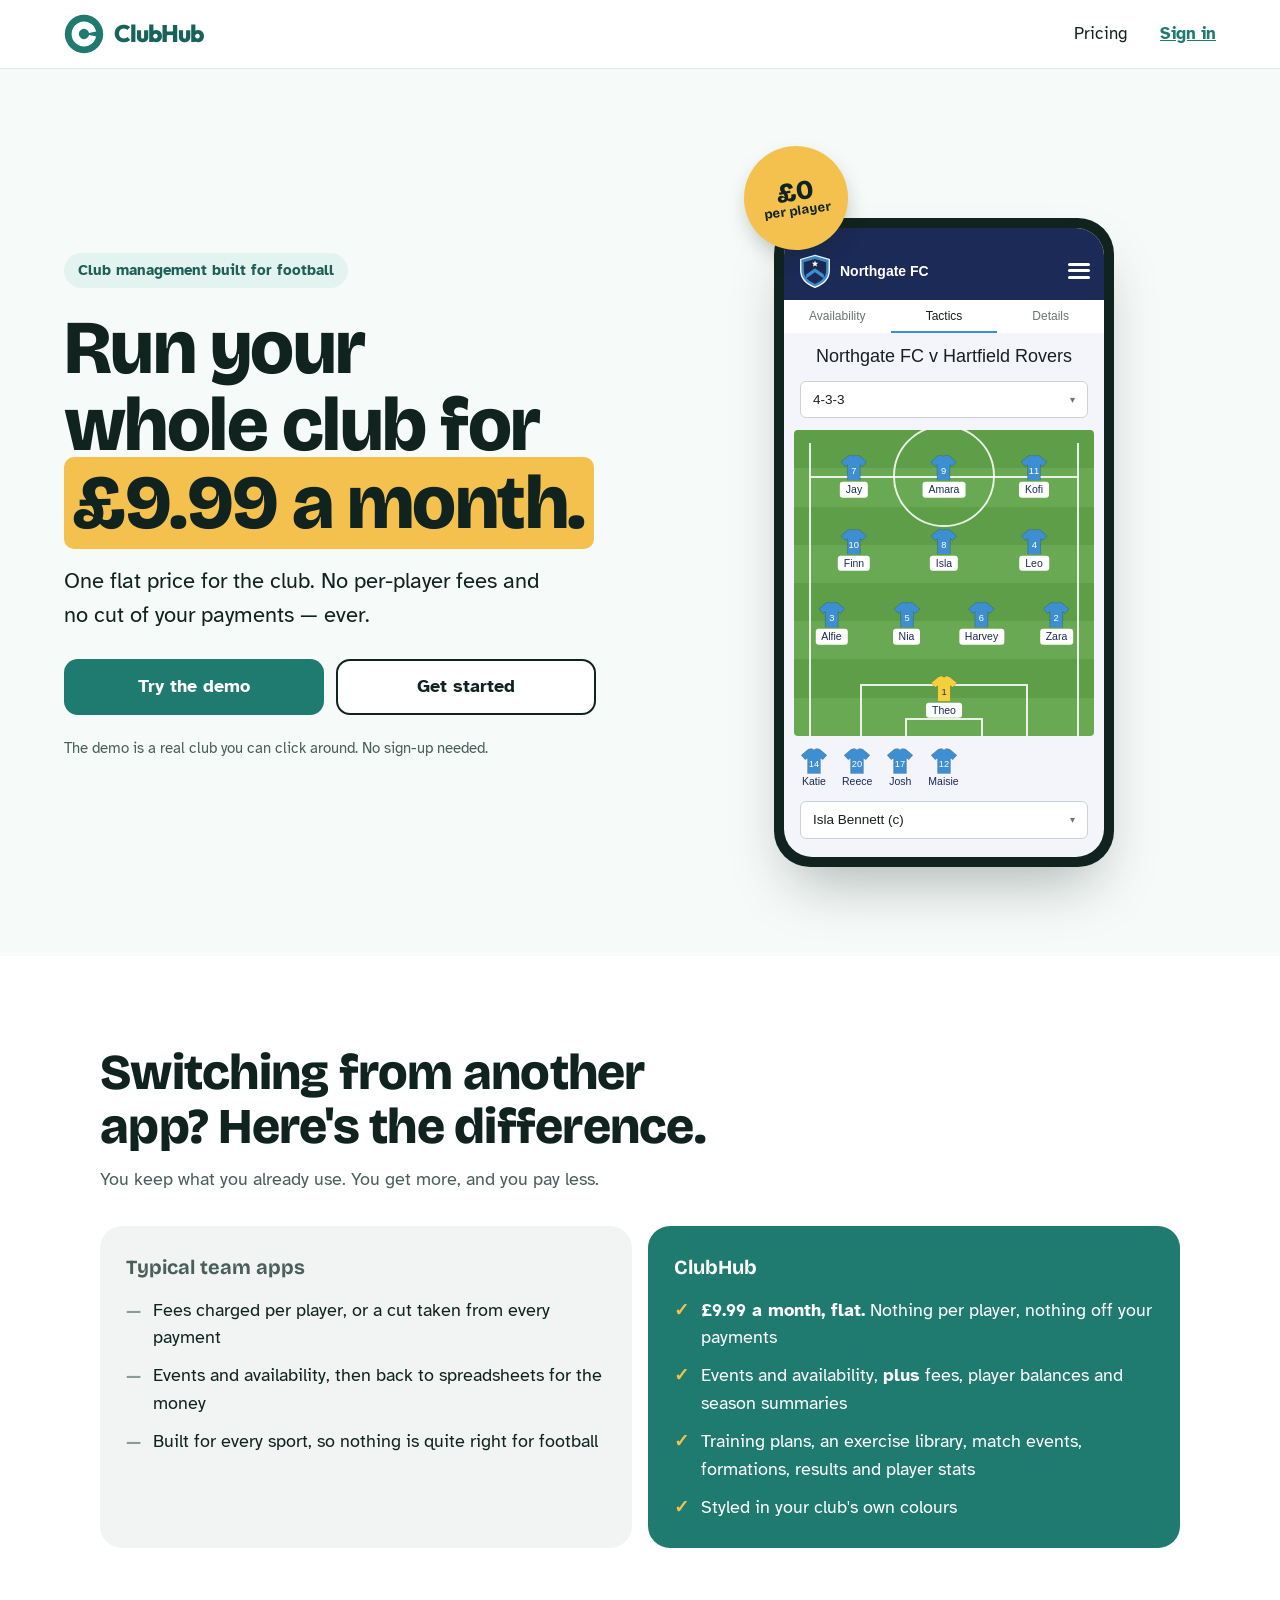
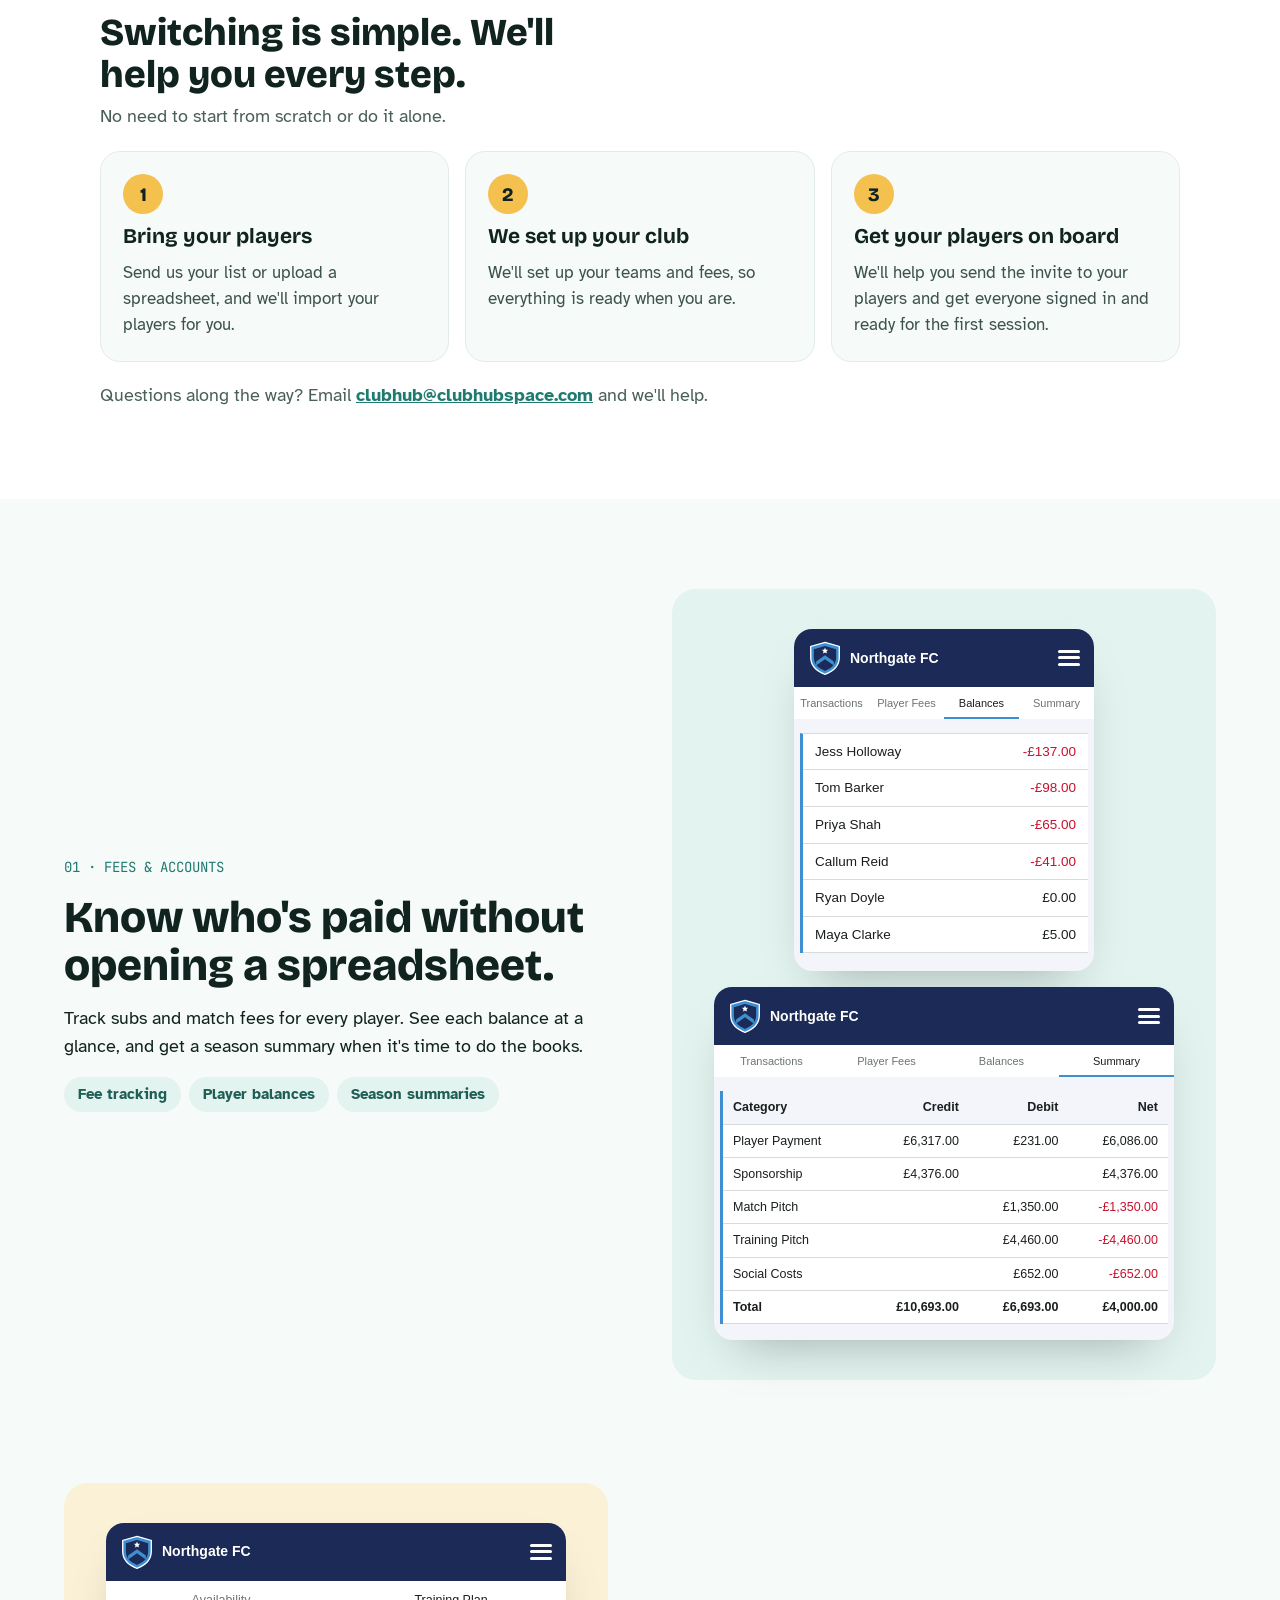
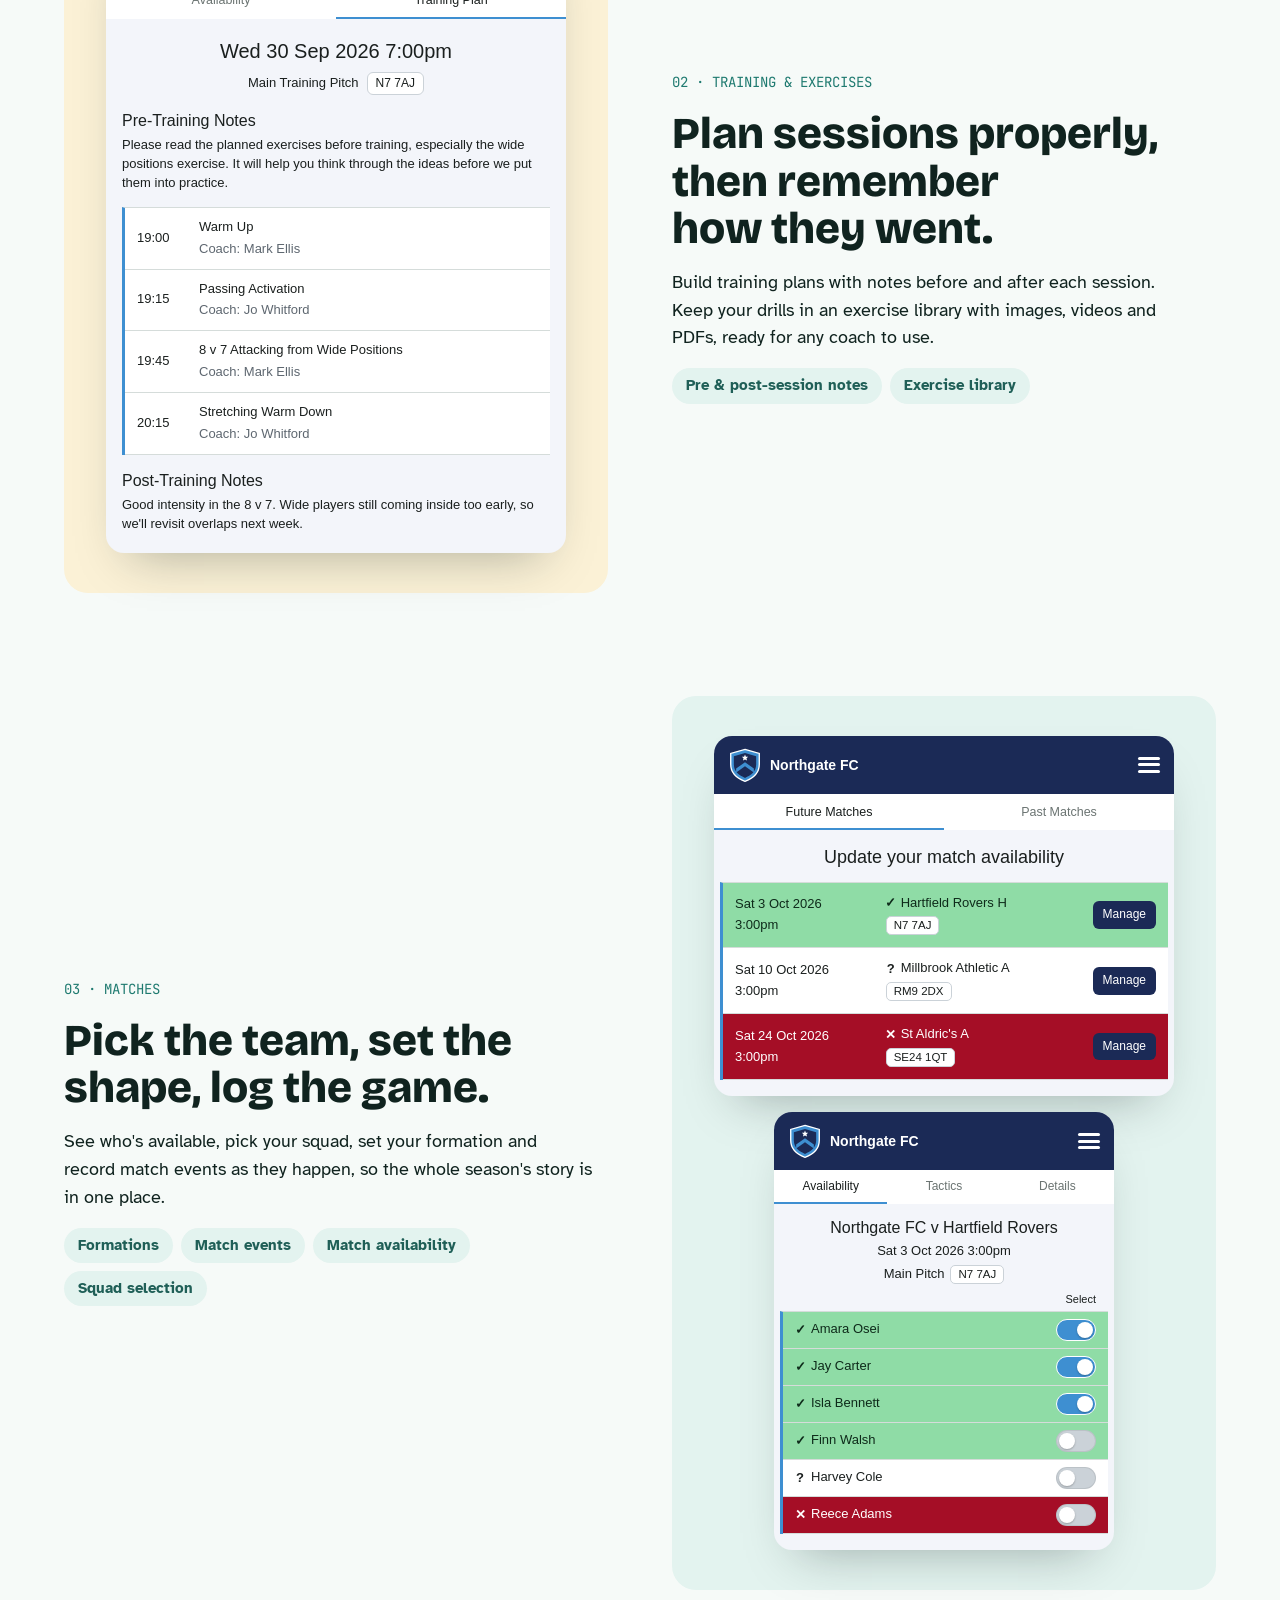
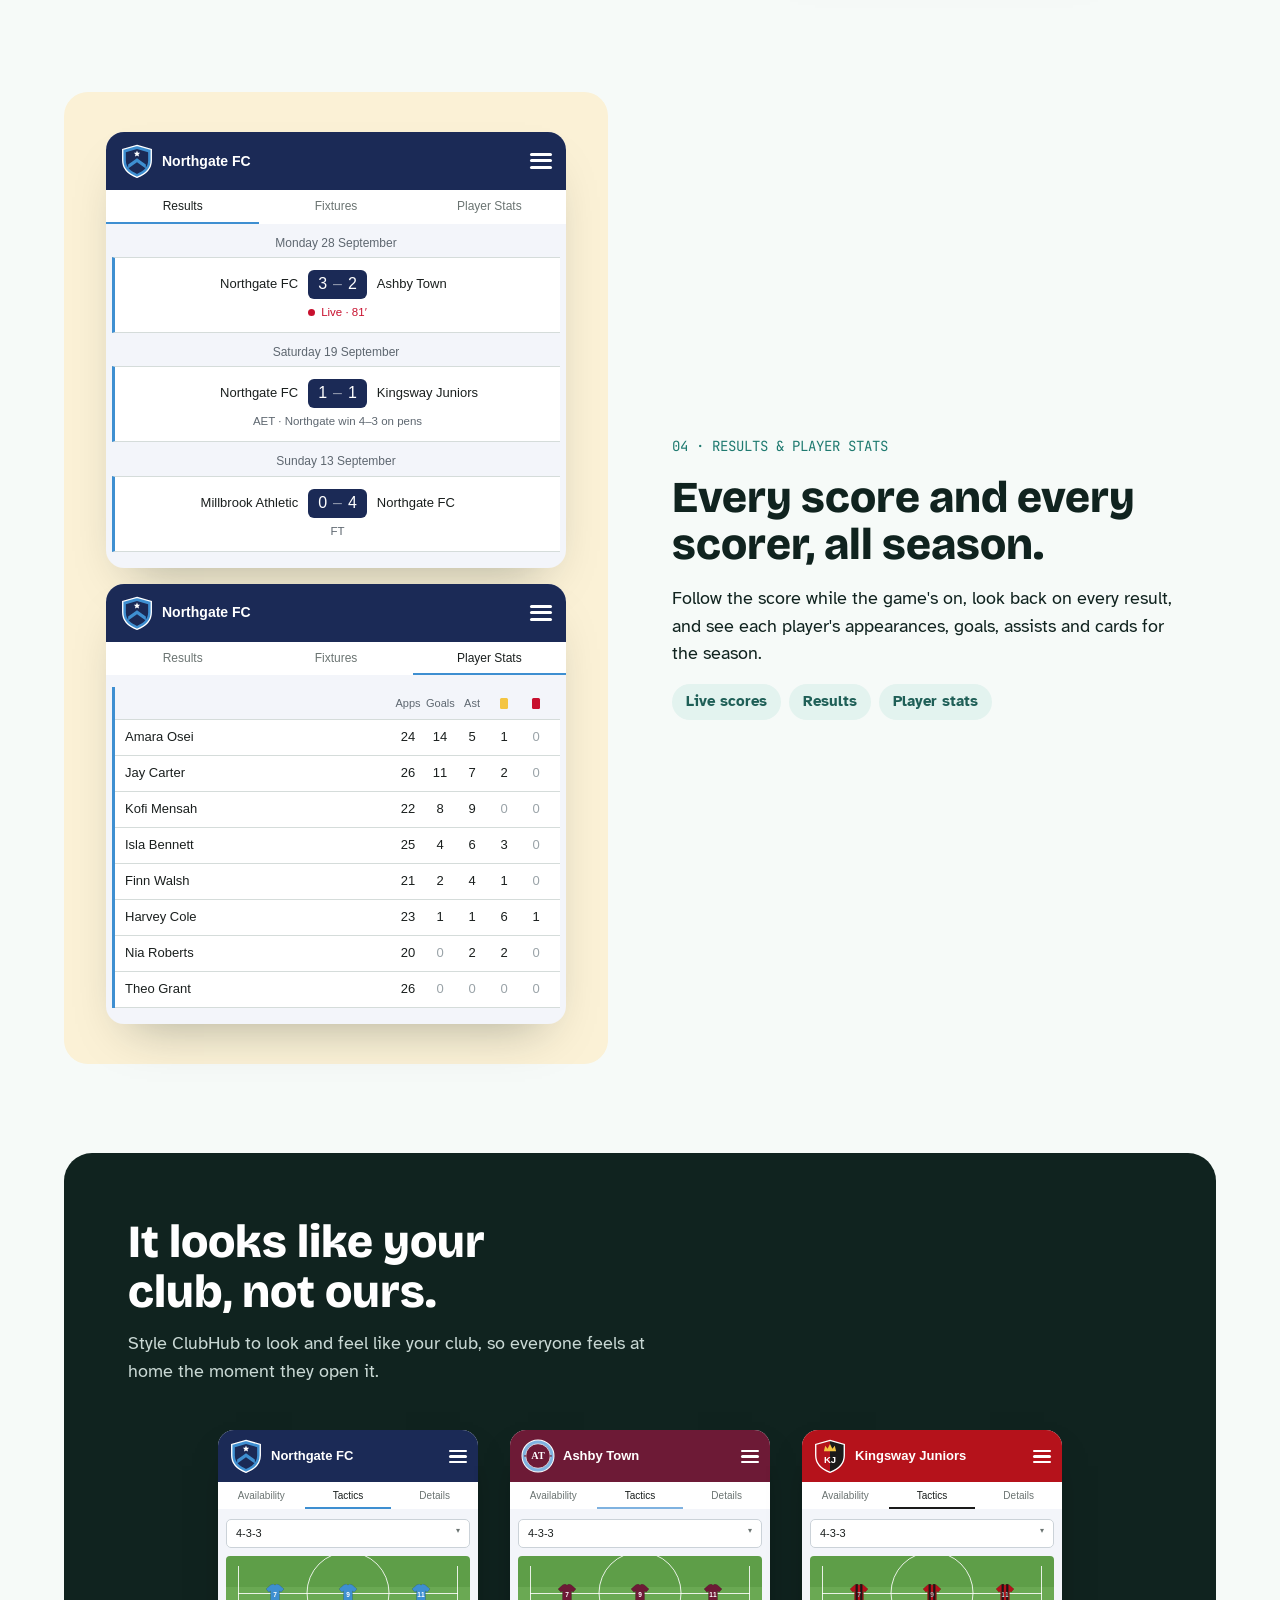
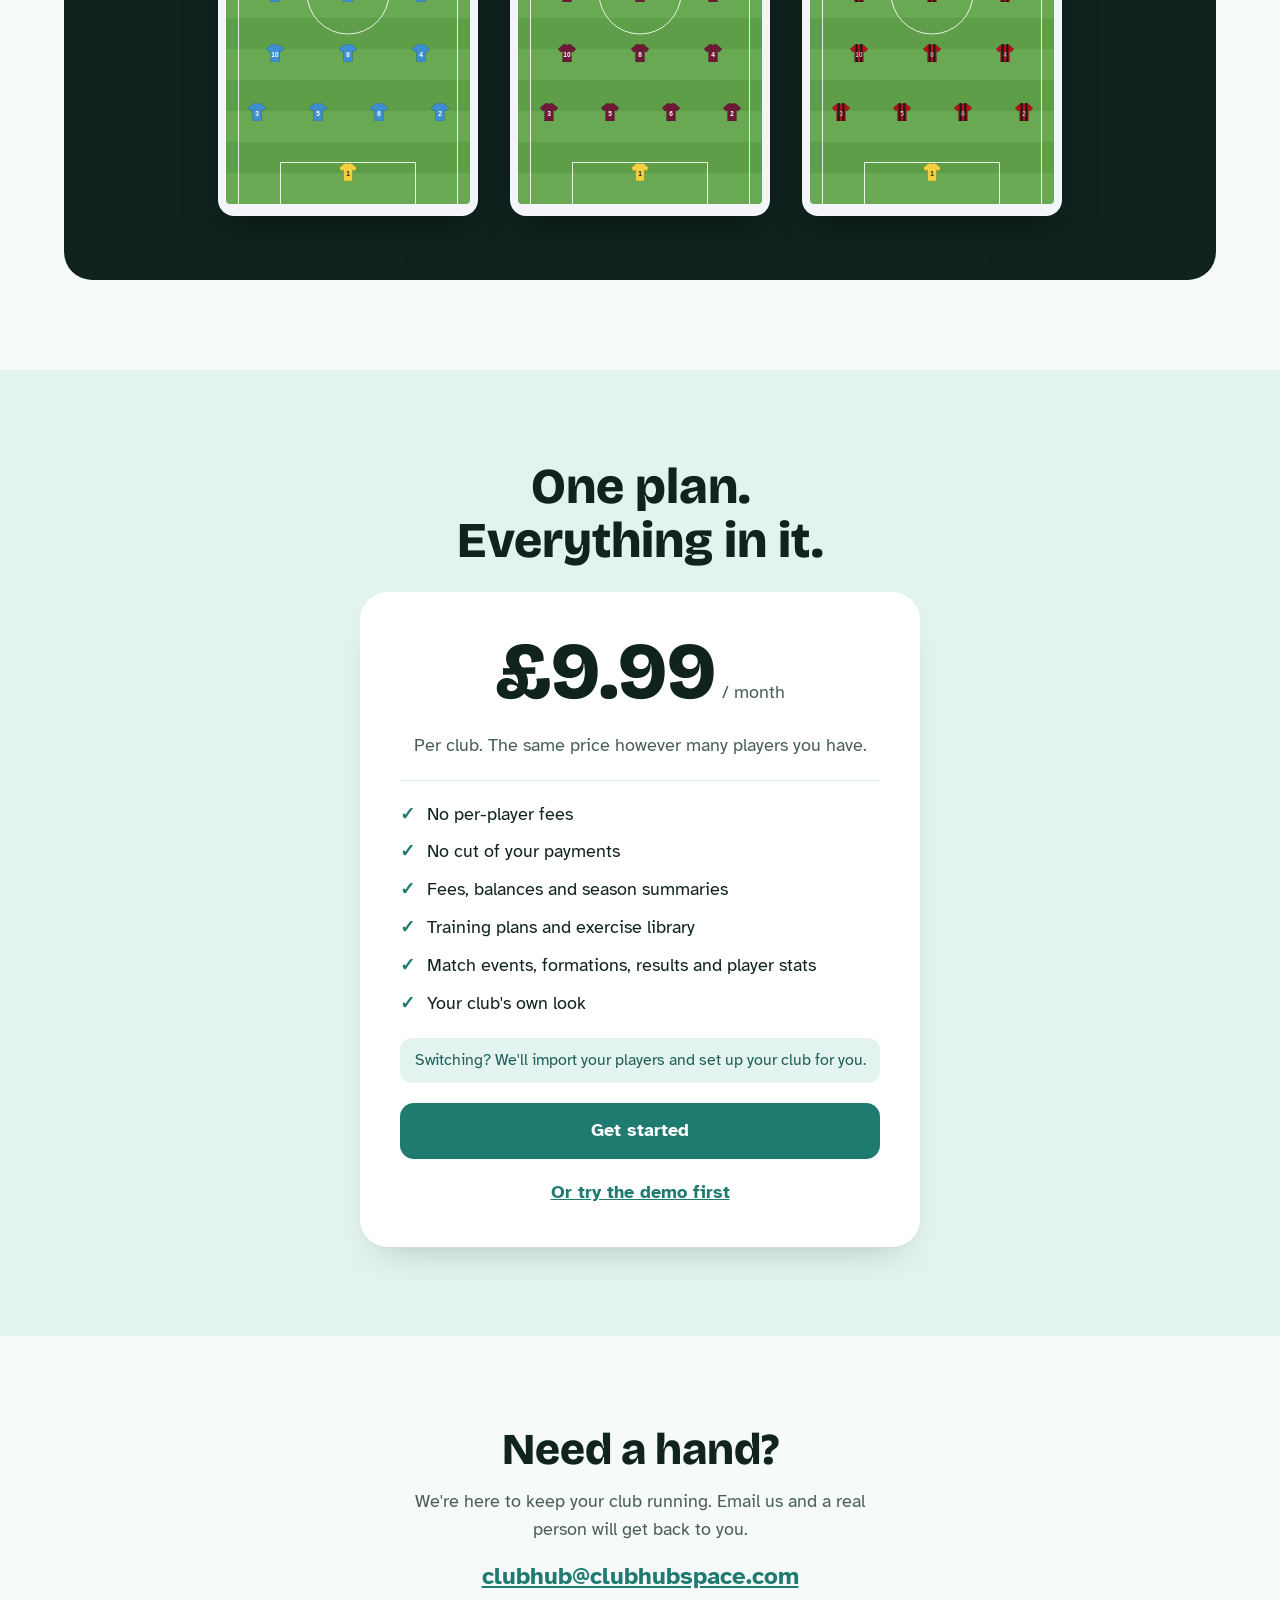
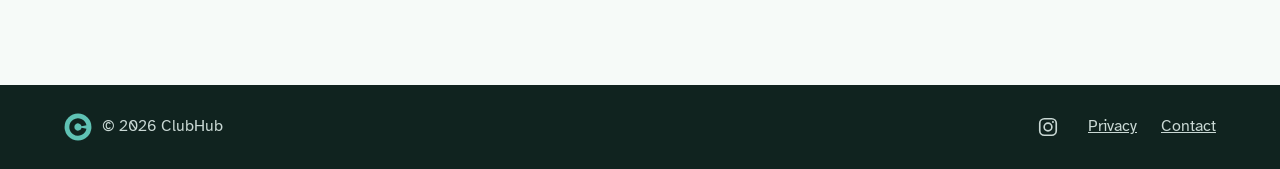
<file: index.html>
<!DOCTYPE html>
<html lang="en-GB">
<head>
<meta charset="utf-8">
<meta name="viewport" content="width=device-width, initial-scale=1">
<title>ClubHub · Club management built for football</title>
<meta name="description" content="Run your whole football club for £9.99 a month. Fees, player balances, training plans, matches, results and player stats. No per-player fees and no cut of your payments.">
<link rel="icon" href="favicon.svg" type="image/svg+xml">
<link rel="preconnect" href="https://fonts.googleapis.com">
<link rel="preconnect" href="https://fonts.gstatic.com" crossorigin>
<link rel="stylesheet" href="https://fonts.googleapis.com/css2?family=Bricolage+Grotesque:opsz,wght@12..96,500;12..96,700;12..96,800&amp;family=Outfit:wght@800&amp;family=Atkinson+Hyperlegible:wght@400;700&amp;family=JetBrains+Mono:wght@500&amp;display=swap">
<link rel="stylesheet" href="css/styles.css">
<script src="js/home.js" defer></script>
</head>
<body>

<svg class="sprite" aria-hidden="true" focusable="false">
  <defs>
    <mask id="ch-mark-mask" maskUnits="userSpaceOnUse" x="0" y="0" width="100" height="100"><rect width="100" height="100" fill="#fff"/><path d="M71.52 45.43 A22 22 0 1 0 71.52 54.57" fill="none" stroke="#000" stroke-width="18"/></mask>
    <path id="shield-path" d="M50 4 L92 16 V48 C92 74 72 90 50 98 C28 90 8 74 8 48 V16 Z"/>
    <path id="shirt-path" d="M7 1 L10 0 Q12 2.5 14 0 L17 1 L23 6 L19.5 10 L17.5 8.5 L17.5 22 L6.5 22 L6.5 8.5 L4.5 10 L1 6 Z"/>
    <clipPath id="kj-shield-clip"><use href="#shield-path"/></clipPath>
    <clipPath id="kj-shirt-clip"><use href="#shirt-path"/></clipPath>
  </defs>
  <symbol id="ch-mark" viewBox="0 0 100 100"><circle cx="50" cy="50" r="48" mask="url(#ch-mark-mask)"/></symbol>
  <symbol id="shirt" viewBox="0 0 24 22"><use href="#shirt-path"/></symbol>
  <symbol id="shirt-kj" viewBox="0 0 24 22"><g clip-path="url(#kj-shirt-clip)"><rect width="24" height="22" fill="#B5121B"/><rect x="8" width="2.4" height="22" fill="#1A1A1A"/><rect x="13.6" width="2.4" height="22" fill="#1A1A1A"/></g><use href="#shirt-path" fill="none" stroke="rgba(0,0,0,.3)" stroke-width=".6"/></symbol>
  <symbol id="badge-northgate" viewBox="0 0 100 100"><use href="#shield-path" fill="#3E8FD1" stroke="#fff" stroke-width="4"/><use href="#shield-path" transform="translate(50 52) scale(.78) translate(-50 -52)" fill="#1B2A56"/><path d="M24 60 L50 42 L76 60 L76 72 L50 54 L24 72 Z" fill="#3E8FD1"/><polygon points="50.0,19.0 52.6,25.4 59.5,25.9 54.3,30.4 55.9,37.1 50.0,33.5 44.1,37.1 45.7,30.4 40.5,25.9 47.4,25.4" fill="#fff"/></symbol>
  <symbol id="badge-ashby" viewBox="0 0 100 100"><circle cx="50" cy="50" r="47" fill="#7FB2E0" stroke="#fff" stroke-width="3"/><circle cx="50" cy="50" r="36" fill="#6D1A36" stroke="#fff" stroke-width="2"/><polygon points="12.0,46.0 13.1,48.5 15.8,48.8 13.7,50.6 14.4,53.2 12.0,51.8 9.6,53.2 10.3,50.6 8.2,48.8 10.9,48.5" fill="#6D1A36"/><polygon points="88.0,46.0 89.1,48.5 91.8,48.8 89.7,50.6 90.4,53.2 88.0,51.8 85.6,53.2 86.3,50.6 84.2,48.8 86.9,48.5" fill="#6D1A36"/><text x="50" y="60" text-anchor="middle" font-size="30" font-weight="700" font-family="Georgia,serif" fill="#fff">AT</text></symbol>
  <symbol id="badge-kingsway" viewBox="0 0 100 100"><g clip-path="url(#kj-shield-clip)"><rect width="50" height="100" fill="#B5121B"/><rect x="50" width="50" height="100" fill="#1A1A1A"/></g><use href="#shield-path" fill="none" stroke="#fff" stroke-width="4"/><path d="M32 36 L36 20 L43 29 L50 15 L57 29 L64 20 L68 36 Z" fill="#F4C542"/><text x="50" y="72" text-anchor="middle" font-size="28" font-weight="800" font-family="Helvetica,Arial,sans-serif" fill="#fff">KJ</text></symbol>
</svg>

<div class="page" id="top">

<header class="site-header site-header--sticky">
  <a class="brand" href="index.html">
    <svg class="brand-mark" viewBox="0 0 100 100" width="40" height="40" role="img" aria-label="ClubHub"><use href="#ch-mark" fill="#1F7A70"/></svg>
    <span class="brand-name">ClubHub</span>
  </a>
  <nav class="site-nav" aria-label="Main">
    <a class="nav-plain" href="#pricing">Pricing</a>
    <a class="nav-strong" href="sign-in.html">Sign in</a>
  </nav>
</header>

<main>

<!-- Hero -->
<section class="hero">
  <div class="hero-copy">
    <div class="hero-tag">Club management built for football</div>
    <h1 class="display h1-hero">Run your whole club for <span class="price-highlight">£9.99 a month.</span></h1>
    <p class="hero-sub">One flat price for the club. No per-player fees and no cut of your payments — ever.</p>
    <div class="hero-ctas">
      <a class="btn btn-primary" href="https://clubhubspace.com/demo/club-index">Try the demo</a>
      <a class="btn btn-outline" href="create-your-club.html">Get started</a>
    </div>
    <p class="hero-note">The demo is a real club you can click around. No sign-up needed.</p>
  </div>

  <div class="hero-visual">
    <div class="phone" data-anim="phone">
      <div class="app hero-screen" role="img" aria-label="ClubHub match tactics screen showing a 4-3-3 formation on a pitch, with substitutes and captain">
        <div class="app-bar">
          <svg viewBox="0 0 100 100" width="34" height="34" aria-hidden="true"><use href="#badge-northgate"/></svg>
          <span class="app-club">Northgate FC</span>
          <span class="app-menu"><span></span><span></span><span></span></span>
        </div>
        <div class="app-tabs"><span>Availability</span><span class="is-active">Tactics</span><span>Details</span></div>
        <div class="app-heading">Northgate FC v Hartfield Rovers</div>
        <div class="app-select"><span>4-3-3</span><span class="caret">▾</span></div>
        <div class="pitch">
          <i class="outline"></i><i class="halfway"></i><i class="circle"></i><i class="box"></i><i class="six"></i>
          <div class="player" style="--x:20%;--y:15%"><svg class="shirt" viewBox="0 0 24 22" width="28" height="26"><use href="#shirt"/><text x="12" y="16">7</text></svg><span class="player-name">Jay</span></div>
          <div class="player" style="--x:50%;--y:15%"><svg class="shirt" viewBox="0 0 24 22" width="28" height="26"><use href="#shirt"/><text x="12" y="16">9</text></svg><span class="player-name">Amara</span></div>
          <div class="player" style="--x:80%;--y:15%"><svg class="shirt" viewBox="0 0 24 22" width="28" height="26"><use href="#shirt"/><text x="12" y="16">11</text></svg><span class="player-name">Kofi</span></div>
          <div class="player" style="--x:20%;--y:39%"><svg class="shirt" viewBox="0 0 24 22" width="28" height="26"><use href="#shirt"/><text x="12" y="16">10</text></svg><span class="player-name">Finn</span></div>
          <div class="player" style="--x:50%;--y:39%"><svg class="shirt" viewBox="0 0 24 22" width="28" height="26"><use href="#shirt"/><text x="12" y="16">8</text></svg><span class="player-name">Isla</span></div>
          <div class="player" style="--x:80%;--y:39%"><svg class="shirt" viewBox="0 0 24 22" width="28" height="26"><use href="#shirt"/><text x="12" y="16">4</text></svg><span class="player-name">Leo</span></div>
          <div class="player" style="--x:12.5%;--y:63%"><svg class="shirt" viewBox="0 0 24 22" width="28" height="26"><use href="#shirt"/><text x="12" y="16">3</text></svg><span class="player-name">Alfie</span></div>
          <div class="player" style="--x:37.5%;--y:63%"><svg class="shirt" viewBox="0 0 24 22" width="28" height="26"><use href="#shirt"/><text x="12" y="16">5</text></svg><span class="player-name">Nia</span></div>
          <div class="player" style="--x:62.5%;--y:63%"><svg class="shirt" viewBox="0 0 24 22" width="28" height="26"><use href="#shirt"/><text x="12" y="16">6</text></svg><span class="player-name">Harvey</span></div>
          <div class="player" style="--x:87.5%;--y:63%"><svg class="shirt" viewBox="0 0 24 22" width="28" height="26"><use href="#shirt"/><text x="12" y="16">2</text></svg><span class="player-name">Zara</span></div>
          <div class="player" style="--x:50%;--y:87%"><svg class="shirt shirt--gk" viewBox="0 0 24 22" width="28" height="26"><use href="#shirt"/><text x="12" y="16">1</text></svg><span class="player-name">Theo</span></div>
        </div>
        <div class="subs">
          <div class="sub"><svg class="shirt" viewBox="0 0 24 22" width="28" height="26"><use href="#shirt"/><text x="12" y="16">14</text></svg><span>Katie</span></div>
          <div class="sub"><svg class="shirt" viewBox="0 0 24 22" width="28" height="26"><use href="#shirt"/><text x="12" y="16">20</text></svg><span>Reece</span></div>
          <div class="sub"><svg class="shirt" viewBox="0 0 24 22" width="28" height="26"><use href="#shirt"/><text x="12" y="16">17</text></svg><span>Josh</span></div>
          <div class="sub"><svg class="shirt" viewBox="0 0 24 22" width="28" height="26"><use href="#shirt"/><text x="12" y="16">12</text></svg><span>Maisie</span></div>
        </div>
        <div class="app-select"><span>Isla Bennett (c)</span><span class="caret">▾</span></div>
      </div>
    </div>
    <div class="sticker" data-anim="sticker">
      <span class="sticker-big">£0</span>
      <span class="sticker-small">per player</span>
    </div>
  </div>
</section>

<!-- Why switch -->
<section class="compare">
  <div class="compare-inner">
    <div class="section-head">
      <h2 class="display h2-section">Switching from another app? Here's the difference.</h2>
      <p class="lead">You keep what you already use. You get more, and you pay less.</p>
    </div>
    <div class="compare-grid">
      <div class="compare-card compare-card--them">
        <h3 class="compare-title">Typical team apps</h3>
        <ul class="ticks">
          <li><span class="mark" aria-hidden="true">—</span><span>Fees charged per player, or a cut taken from every payment</span></li>
          <li><span class="mark" aria-hidden="true">—</span><span>Events and availability, then back to spreadsheets for the money</span></li>
          <li><span class="mark" aria-hidden="true">—</span><span>Built for every sport, so nothing is quite right for football</span></li>
        </ul>
      </div>
      <div class="compare-card compare-card--us">
        <h3 class="compare-title">ClubHub</h3>
        <ul class="ticks">
          <li><span class="mark" aria-hidden="true">✓</span><span><strong>£9.99 a month, flat.</strong> Nothing per player, nothing off your payments</span></li>
          <li><span class="mark" aria-hidden="true">✓</span><span>Events and availability, <strong>plus</strong> fees, player balances and season summaries</span></li>
          <li><span class="mark" aria-hidden="true">✓</span><span>Training plans, an exercise library, match events, formations, results and player stats</span></li>
          <li><span class="mark" aria-hidden="true">✓</span><span>Styled in your club's own colours</span></li>
        </ul>
      </div>
    </div>

    <div class="switching">
      <div class="section-head">
        <h3 class="display h3-switch">Switching is simple. We'll help you every step.</h3>
        <p class="lead">No need to start from scratch or do it alone.</p>
      </div>
      <ol class="steps">
        <li class="step">
          <span class="step-num" aria-hidden="true">1</span>
          <h4 class="step-title">Bring your players</h4>
          <p>Send us your list or upload a spreadsheet, and we'll import your players for you.</p>
        </li>
        <li class="step">
          <span class="step-num" aria-hidden="true">2</span>
          <h4 class="step-title">We set up your club</h4>
          <p>We'll set up your teams and fees, so everything is ready when you are.</p>
        </li>
        <li class="step">
          <span class="step-num" aria-hidden="true">3</span>
          <h4 class="step-title">Get your players on board</h4>
          <p>We'll help you send the invite to your players and get everyone signed in and ready for the first session.</p>
        </li>
      </ol>
      <p class="lead">Questions along the way? Email <a class="email-strong" href="mailto:clubhub@clubhubspace.com">clubhub@clubhubspace.com</a> and we'll help.</p>
    </div>
  </div>
</section>

<!-- Features -->
<section class="features" aria-label="Features">

  <!-- 01 Fees & Accounts -->
  <div class="feature">
    <div class="feature-copy">
      <div class="eyebrow">01 · FEES &amp; ACCOUNTS</div>
      <h3 class="display h3-feature">Know who's paid without opening a spreadsheet.</h3>
      <p>Track subs and match fees for every player. See each balance at a glance, and get a season summary when it's time to do the books.</p>
      <div class="pills"><span class="pill">Fee tracking</span><span class="pill">Player balances</span><span class="pill">Season summaries</span></div>
    </div>
    <div class="showcase showcase--mint" data-anim="reveal">
      <div class="app screen screen--balances" role="img" aria-label="ClubHub player balances screen showing what each player owes">
        <div class="app-bar">
          <svg viewBox="0 0 100 100" width="34" height="34" aria-hidden="true"><use href="#badge-northgate"/></svg>
          <span class="app-club">Northgate FC</span>
          <span class="app-menu"><span></span><span></span><span></span></span>
        </div>
        <div class="app-tabs app-tabs--sm" style="--tabs:4"><span>Transactions</span><span>Player Fees</span><span class="is-active">Balances</span><span>Summary</span></div>
        <div class="app-list balances">
          <div class="app-row"><span>Jess Holloway</span><span class="num neg">-£137.00</span></div>
          <div class="app-row"><span>Tom Barker</span><span class="num neg">-£98.00</span></div>
          <div class="app-row"><span>Priya Shah</span><span class="num neg">-£65.00</span></div>
          <div class="app-row"><span>Callum Reid</span><span class="num neg">-£41.00</span></div>
          <div class="app-row"><span>Ryan Doyle</span><span class="num">£0.00</span></div>
          <div class="app-row"><span>Maya Clarke</span><span class="num">£5.00</span></div>
        </div>
      </div>
      <div class="app screen screen--summary" role="img" aria-label="ClubHub season summary showing credit, debit and net by category">
        <div class="app-bar">
          <svg viewBox="0 0 100 100" width="34" height="34" aria-hidden="true"><use href="#badge-northgate"/></svg>
          <span class="app-club">Northgate FC</span>
          <span class="app-menu"><span></span><span></span><span></span></span>
        </div>
        <div class="app-tabs app-tabs--sm" style="--tabs:4"><span>Transactions</span><span>Player Fees</span><span>Balances</span><span class="is-active">Summary</span></div>
        <div class="summary">
          <div class="summary-row summary-row--head"><span>Category</span><span>Credit</span><span>Debit</span><span>Net</span></div>
          <div class="summary-row"><span>Player Payment</span><span>£6,317.00</span><span>£231.00</span><span>£6,086.00</span></div>
          <div class="summary-row"><span>Sponsorship</span><span>£4,376.00</span><span></span><span>£4,376.00</span></div>
          <div class="summary-row"><span>Match Pitch</span><span></span><span>£1,350.00</span><span class="neg">-£1,350.00</span></div>
          <div class="summary-row"><span>Training Pitch</span><span></span><span>£4,460.00</span><span class="neg">-£4,460.00</span></div>
          <div class="summary-row"><span>Social Costs</span><span></span><span>£652.00</span><span class="neg">-£652.00</span></div>
          <div class="summary-row summary-row--total"><span>Total</span><span>£10,693.00</span><span>£6,693.00</span><span>£4,000.00</span></div>
        </div>
      </div>
    </div>
  </div>

  <!-- 02 Training & Exercises -->
  <div class="feature">
    <div class="showcase showcase--cream" data-anim="reveal">
      <div class="app screen screen--training" role="img" aria-label="ClubHub training plan with pre-training notes, timed exercises and post-training notes">
        <div class="app-bar">
          <svg viewBox="0 0 100 100" width="34" height="34" aria-hidden="true"><use href="#badge-northgate"/></svg>
          <span class="app-club">Northgate FC</span>
          <span class="app-menu"><span></span><span></span><span></span></span>
        </div>
        <div class="app-tabs app-tabs--lg" style="--tabs:2"><span>Availability</span><span class="is-active">Training Plan</span></div>
        <div class="training-body">
          <div class="training-when"><span class="training-date">Wed 30 Sep 2026 7:00pm</span><span class="venue">Main Training Pitch<span class="chip">N7 7AJ</span></span></div>
          <div class="note"><span class="note-title">Pre-Training Notes</span><span>Please read the planned exercises before training, especially the wide positions exercise. It will help you think through the ideas before we put them into practice.</span></div>
          <div class="app-list">
            <div class="drill"><span class="num">19:00</span><span class="drill-name"><span>Warm Up</span><span class="drill-coach">Coach: Mark Ellis</span></span></div>
            <div class="drill"><span class="num">19:15</span><span class="drill-name"><span>Passing Activation</span><span class="drill-coach">Coach: Jo Whitford</span></span></div>
            <div class="drill"><span class="num">19:45</span><span class="drill-name"><span>8 v 7 Attacking from Wide Positions</span><span class="drill-coach">Coach: Mark Ellis</span></span></div>
            <div class="drill"><span class="num">20:15</span><span class="drill-name"><span>Stretching Warm Down</span><span class="drill-coach">Coach: Jo Whitford</span></span></div>
          </div>
          <div class="note"><span class="note-title">Post-Training Notes</span><span>Good intensity in the 8 v 7. Wide players still coming inside too early, so we'll revisit overlaps next week.</span></div>
        </div>
      </div>
    </div>
    <div class="feature-copy">
      <div class="eyebrow">02 · TRAINING &amp; EXERCISES</div>
      <h3 class="display h3-feature">Plan sessions properly, then remember how they went.</h3>
      <p>Build training plans with notes before and after each session. Keep your drills in an exercise library with images, videos and PDFs, ready for any coach to use.</p>
      <div class="pills"><span class="pill">Pre &amp; post-session notes</span><span class="pill">Exercise library</span></div>
    </div>
  </div>

  <!-- 03 Matches -->
  <div class="feature">
    <div class="feature-copy">
      <div class="eyebrow">03 · MATCHES</div>
      <h3 class="display h3-feature">Pick the team, set the shape, log the game.</h3>
      <p>See who's available, pick your squad, set your formation and record match events as they happen, so the whole season's story is in one place.</p>
      <div class="pills"><span class="pill">Formations</span><span class="pill">Match events</span><span class="pill">Match availability</span><span class="pill">Squad selection</span></div>
    </div>
    <div class="showcase showcase--mint" data-anim="reveal">
      <div class="app screen screen--fixtures" role="img" aria-label="ClubHub upcoming matches marked available, unavailable or no reply with a tick, cross or question mark">
        <div class="app-bar">
          <svg viewBox="0 0 100 100" width="34" height="34" aria-hidden="true"><use href="#badge-northgate"/></svg>
          <span class="app-club">Northgate FC</span>
          <span class="app-menu"><span></span><span></span><span></span></span>
        </div>
        <div class="app-tabs app-tabs--lg" style="--tabs:2"><span class="is-active">Future Matches</span><span>Past Matches</span></div>
        <div class="app-heading">Update your match availability</div>
        <div class="accent-list">
          <div class="fixture is-yes"><span class="fixture-when"><span>Sat 3 Oct 2026</span><span>3:00pm</span></span><span class="fixture-opp"><span class="status-name"><span class="status" aria-label="Available" title="Available">✓</span>Hartfield Rovers H</span><span class="chip">N7 7AJ</span></span><span class="manage">Manage</span></div>
          <div class="fixture is-none"><span class="fixture-when"><span>Sat 10 Oct 2026</span><span>3:00pm</span></span><span class="fixture-opp"><span class="status-name"><span class="status" aria-label="No reply" title="No reply">?</span>Millbrook Athletic A</span><span class="chip">RM9 2DX</span></span><span class="manage">Manage</span></div>
          <div class="fixture is-no"><span class="fixture-when"><span>Sat 24 Oct 2026</span><span>3:00pm</span></span><span class="fixture-opp"><span class="status-name"><span class="status" aria-label="Unavailable" title="Unavailable">✕</span>St Aldric's A</span><span class="chip">SE24 1QT</span></span><span class="manage">Manage</span></div>
        </div>
      </div>
      <div class="app screen screen--squad" role="img" aria-label="ClubHub squad selection: players shown green with a tick if available, red with a cross if not, white with a question mark if no reply, with a toggle to pick each one">
        <div class="app-bar">
          <svg viewBox="0 0 100 100" width="34" height="34" aria-hidden="true"><use href="#badge-northgate"/></svg>
          <span class="app-club">Northgate FC</span>
          <span class="app-menu"><span></span><span></span><span></span></span>
        </div>
        <div class="app-tabs"><span class="is-active">Availability</span><span>Tactics</span><span>Details</span></div>
        <div class="match-info"><span class="match-title">Northgate FC v Hartfield Rovers</span><span>Sat 3 Oct 2026 3:00pm</span><span class="match-venue">Main Pitch<span class="chip">N7 7AJ</span></span></div>
        <div class="select-label">Select</div>
        <div class="accent-list">
          <div class="squad-row is-yes"><span class="status-name"><span class="status" aria-label="Available" title="Available">✓</span>Amara Osei</span><span class="toggle is-on"></span></div>
          <div class="squad-row is-yes"><span class="status-name"><span class="status" aria-label="Available" title="Available">✓</span>Jay Carter</span><span class="toggle is-on"></span></div>
          <div class="squad-row is-yes"><span class="status-name"><span class="status" aria-label="Available" title="Available">✓</span>Isla Bennett</span><span class="toggle is-on"></span></div>
          <div class="squad-row is-yes"><span class="status-name"><span class="status" aria-label="Available" title="Available">✓</span>Finn Walsh</span><span class="toggle"></span></div>
          <div class="squad-row is-none"><span class="status-name"><span class="status" aria-label="No reply" title="No reply">?</span>Harvey Cole</span><span class="toggle"></span></div>
          <div class="squad-row is-no"><span class="status-name"><span class="status" aria-label="Unavailable" title="Unavailable">✕</span>Reece Adams</span><span class="toggle"></span></div>
        </div>
      </div>
    </div>
  </div>

  <!-- 04 Results & Player Stats -->
  <div class="feature">
    <div class="showcase showcase--cream" data-anim="reveal">
      <div class="app screen screen--results" role="img" aria-label="ClubHub results screen showing a live score and recent final scores">
        <div class="app-bar">
          <svg viewBox="0 0 100 100" width="34" height="34" aria-hidden="true"><use href="#badge-northgate"/></svg>
          <span class="app-club">Northgate FC</span>
          <span class="app-menu"><span></span><span></span><span></span></span>
        </div>
        <div class="app-tabs"><span class="is-active">Results</span><span>Fixtures</span><span>Player Stats</span></div>
        <div class="results">
          <div class="result-date">Monday 28 September</div>
          <div class="result">
            <div class="result-line"><span class="winner">Northgate FC</span><span class="score"><span>3</span><span class="dash">–</span><span>2</span></span><span>Ashby Town</span></div>
            <span class="result-status"><span class="live">Live · 81′</span></span>
          </div>
          <div class="result-date">Saturday 19 September</div>
          <div class="result">
            <div class="result-line"><span>Northgate FC</span><span class="score"><span>1</span><span class="dash">–</span><span>1</span></span><span>Kingsway Juniors</span></div>
            <span class="result-status">AET · Northgate win 4–3 on pens</span>
          </div>
          <div class="result-date">Sunday 13 September</div>
          <div class="result">
            <div class="result-line"><span>Millbrook Athletic</span><span class="score"><span>0</span><span class="dash">–</span><span>4</span></span><span class="winner">Northgate FC</span></div>
            <span class="result-status">FT</span>
          </div>
        </div>
      </div>
      <div class="app screen screen--stats" role="img" aria-label="ClubHub player stats showing appearances, goals, assists and cards for each player">
        <div class="app-bar">
          <svg viewBox="0 0 100 100" width="34" height="34" aria-hidden="true"><use href="#badge-northgate"/></svg>
          <span class="app-club">Northgate FC</span>
          <span class="app-menu"><span></span><span></span><span></span></span>
        </div>
        <div class="app-tabs"><span>Results</span><span>Fixtures</span><span class="is-active">Player Stats</span></div>
        <div class="stats">
          <div class="stats-row stats-row--head"><span></span><span>Apps</span><span>Goals</span><span>Ast</span><span class="flag"><i class="card-icon card-icon--yellow"></i></span><span class="flag"><i class="card-icon card-icon--red"></i></span></div>
          <div class="stats-body">
            <div class="stats-row"><span>Amara Osei</span><span>24</span><span class="goals">14</span><span>5</span><span>1</span><span class="zero">0</span></div>
            <div class="stats-row"><span>Jay Carter</span><span>26</span><span class="goals">11</span><span>7</span><span>2</span><span class="zero">0</span></div>
            <div class="stats-row"><span>Kofi Mensah</span><span>22</span><span class="goals">8</span><span>9</span><span class="zero">0</span><span class="zero">0</span></div>
            <div class="stats-row"><span>Isla Bennett</span><span>25</span><span class="goals">4</span><span>6</span><span>3</span><span class="zero">0</span></div>
            <div class="stats-row"><span>Finn Walsh</span><span>21</span><span class="goals">2</span><span>4</span><span>1</span><span class="zero">0</span></div>
            <div class="stats-row"><span>Harvey Cole</span><span>23</span><span class="goals">1</span><span>1</span><span>6</span><span>1</span></div>
            <div class="stats-row"><span>Nia Roberts</span><span>20</span><span class="goals zero">0</span><span>2</span><span>2</span><span class="zero">0</span></div>
            <div class="stats-row"><span>Theo Grant</span><span>26</span><span class="goals zero">0</span><span class="zero">0</span><span class="zero">0</span><span class="zero">0</span></div>
          </div>
        </div>
      </div>
    </div>
    <div class="feature-copy">
      <div class="eyebrow">04 · RESULTS &amp; PLAYER STATS</div>
      <h3 class="display h3-feature">Every score and every scorer, all season.</h3>
      <p>Follow the score while the game's on, look back on every result, and see each player's appearances, goals, assists and cards for the season.</p>
      <div class="pills"><span class="pill">Live scores</span><span class="pill">Results</span><span class="pill">Player stats</span></div>
    </div>
  </div>
</section>

<!-- Club styling -->
<section class="club-style">
  <div class="club-style-inner">
    <div class="section-head">
      <h2 class="display h2-club">It looks like your club, not ours.</h2>
      <p class="lead">Style ClubHub to look and feel like your club, so everyone feels at home the moment they open it.</p>
    </div>
    <div class="club-cards" data-anim="reveal">

      <div class="app club-card" role="img" aria-label="ClubHub tactics screen styled for Northgate FC, with their colours, badge and name">
        <div class="app-bar">
          <svg viewBox="0 0 100 100" width="34" height="34" aria-hidden="true"><use href="#badge-northgate"/></svg>
          <span class="app-club">Northgate FC</span>
          <span class="app-menu"><span></span><span></span><span></span></span>
        </div>
        <div class="app-tabs"><span>Availability</span><span class="is-active">Tactics</span><span>Details</span></div>
        <div class="club-card-body">
          <div class="app-select"><span>4-3-3</span><span class="caret">▾</span></div>
          <div class="pitch">
            <i class="outline"></i><i class="halfway"></i><i class="circle"></i><i class="box"></i>
            <div class="player" style="--x:20%;--y:15%"><svg class="shirt" viewBox="0 0 24 22" width="20" height="18"><use href="#shirt"/><text x="12" y="16">7</text></svg></div>
            <div class="player" style="--x:50%;--y:15%"><svg class="shirt" viewBox="0 0 24 22" width="20" height="18"><use href="#shirt"/><text x="12" y="16">9</text></svg></div>
            <div class="player" style="--x:80%;--y:15%"><svg class="shirt" viewBox="0 0 24 22" width="20" height="18"><use href="#shirt"/><text x="12" y="16">11</text></svg></div>
            <div class="player" style="--x:20%;--y:39%"><svg class="shirt" viewBox="0 0 24 22" width="20" height="18"><use href="#shirt"/><text x="12" y="16">10</text></svg></div>
            <div class="player" style="--x:50%;--y:39%"><svg class="shirt" viewBox="0 0 24 22" width="20" height="18"><use href="#shirt"/><text x="12" y="16">8</text></svg></div>
            <div class="player" style="--x:80%;--y:39%"><svg class="shirt" viewBox="0 0 24 22" width="20" height="18"><use href="#shirt"/><text x="12" y="16">4</text></svg></div>
            <div class="player" style="--x:12.5%;--y:63%"><svg class="shirt" viewBox="0 0 24 22" width="20" height="18"><use href="#shirt"/><text x="12" y="16">3</text></svg></div>
            <div class="player" style="--x:37.5%;--y:63%"><svg class="shirt" viewBox="0 0 24 22" width="20" height="18"><use href="#shirt"/><text x="12" y="16">5</text></svg></div>
            <div class="player" style="--x:62.5%;--y:63%"><svg class="shirt" viewBox="0 0 24 22" width="20" height="18"><use href="#shirt"/><text x="12" y="16">6</text></svg></div>
            <div class="player" style="--x:87.5%;--y:63%"><svg class="shirt" viewBox="0 0 24 22" width="20" height="18"><use href="#shirt"/><text x="12" y="16">2</text></svg></div>
            <div class="player" style="--x:50%;--y:87%"><svg class="shirt shirt--gk" viewBox="0 0 24 22" width="20" height="18"><use href="#shirt"/><text x="12" y="16">1</text></svg></div>
          </div>
        </div>
      </div>

      <div class="app app--ashby club-card" role="img" aria-label="ClubHub tactics screen styled for Ashby Town, with their colours, badge and name">
        <div class="app-bar">
          <svg viewBox="0 0 100 100" width="34" height="34" aria-hidden="true"><use href="#badge-ashby"/></svg>
          <span class="app-club">Ashby Town</span>
          <span class="app-menu"><span></span><span></span><span></span></span>
        </div>
        <div class="app-tabs"><span>Availability</span><span class="is-active">Tactics</span><span>Details</span></div>
        <div class="club-card-body">
          <div class="app-select"><span>4-3-3</span><span class="caret">▾</span></div>
          <div class="pitch">
            <i class="outline"></i><i class="halfway"></i><i class="circle"></i><i class="box"></i>
            <div class="player" style="--x:20%;--y:15%"><svg class="shirt" viewBox="0 0 24 22" width="20" height="18"><use href="#shirt"/><text x="12" y="16">7</text></svg></div>
            <div class="player" style="--x:50%;--y:15%"><svg class="shirt" viewBox="0 0 24 22" width="20" height="18"><use href="#shirt"/><text x="12" y="16">9</text></svg></div>
            <div class="player" style="--x:80%;--y:15%"><svg class="shirt" viewBox="0 0 24 22" width="20" height="18"><use href="#shirt"/><text x="12" y="16">11</text></svg></div>
            <div class="player" style="--x:20%;--y:39%"><svg class="shirt" viewBox="0 0 24 22" width="20" height="18"><use href="#shirt"/><text x="12" y="16">10</text></svg></div>
            <div class="player" style="--x:50%;--y:39%"><svg class="shirt" viewBox="0 0 24 22" width="20" height="18"><use href="#shirt"/><text x="12" y="16">8</text></svg></div>
            <div class="player" style="--x:80%;--y:39%"><svg class="shirt" viewBox="0 0 24 22" width="20" height="18"><use href="#shirt"/><text x="12" y="16">4</text></svg></div>
            <div class="player" style="--x:12.5%;--y:63%"><svg class="shirt" viewBox="0 0 24 22" width="20" height="18"><use href="#shirt"/><text x="12" y="16">3</text></svg></div>
            <div class="player" style="--x:37.5%;--y:63%"><svg class="shirt" viewBox="0 0 24 22" width="20" height="18"><use href="#shirt"/><text x="12" y="16">5</text></svg></div>
            <div class="player" style="--x:62.5%;--y:63%"><svg class="shirt" viewBox="0 0 24 22" width="20" height="18"><use href="#shirt"/><text x="12" y="16">6</text></svg></div>
            <div class="player" style="--x:87.5%;--y:63%"><svg class="shirt" viewBox="0 0 24 22" width="20" height="18"><use href="#shirt"/><text x="12" y="16">2</text></svg></div>
            <div class="player" style="--x:50%;--y:87%"><svg class="shirt shirt--gk" viewBox="0 0 24 22" width="20" height="18"><use href="#shirt"/><text x="12" y="16">1</text></svg></div>
          </div>
        </div>
      </div>

      <div class="app app--kingsway club-card" role="img" aria-label="ClubHub tactics screen styled for Kingsway Juniors, with their colours, badge and name">
        <div class="app-bar">
          <svg viewBox="0 0 100 100" width="34" height="34" aria-hidden="true"><use href="#badge-kingsway"/></svg>
          <span class="app-club">Kingsway Juniors</span>
          <span class="app-menu"><span></span><span></span><span></span></span>
        </div>
        <div class="app-tabs"><span>Availability</span><span class="is-active">Tactics</span><span>Details</span></div>
        <div class="club-card-body">
          <div class="app-select"><span>4-3-3</span><span class="caret">▾</span></div>
          <div class="pitch">
            <i class="outline"></i><i class="halfway"></i><i class="circle"></i><i class="box"></i>
            <div class="player" style="--x:20%;--y:15%"><svg class="shirt" viewBox="0 0 24 22" width="20" height="18"><use href="#shirt-kj"/><text x="12" y="16">7</text></svg></div>
            <div class="player" style="--x:50%;--y:15%"><svg class="shirt" viewBox="0 0 24 22" width="20" height="18"><use href="#shirt-kj"/><text x="12" y="16">9</text></svg></div>
            <div class="player" style="--x:80%;--y:15%"><svg class="shirt" viewBox="0 0 24 22" width="20" height="18"><use href="#shirt-kj"/><text x="12" y="16">11</text></svg></div>
            <div class="player" style="--x:20%;--y:39%"><svg class="shirt" viewBox="0 0 24 22" width="20" height="18"><use href="#shirt-kj"/><text x="12" y="16">10</text></svg></div>
            <div class="player" style="--x:50%;--y:39%"><svg class="shirt" viewBox="0 0 24 22" width="20" height="18"><use href="#shirt-kj"/><text x="12" y="16">8</text></svg></div>
            <div class="player" style="--x:80%;--y:39%"><svg class="shirt" viewBox="0 0 24 22" width="20" height="18"><use href="#shirt-kj"/><text x="12" y="16">4</text></svg></div>
            <div class="player" style="--x:12.5%;--y:63%"><svg class="shirt" viewBox="0 0 24 22" width="20" height="18"><use href="#shirt-kj"/><text x="12" y="16">3</text></svg></div>
            <div class="player" style="--x:37.5%;--y:63%"><svg class="shirt" viewBox="0 0 24 22" width="20" height="18"><use href="#shirt-kj"/><text x="12" y="16">5</text></svg></div>
            <div class="player" style="--x:62.5%;--y:63%"><svg class="shirt" viewBox="0 0 24 22" width="20" height="18"><use href="#shirt-kj"/><text x="12" y="16">6</text></svg></div>
            <div class="player" style="--x:87.5%;--y:63%"><svg class="shirt" viewBox="0 0 24 22" width="20" height="18"><use href="#shirt-kj"/><text x="12" y="16">2</text></svg></div>
            <div class="player" style="--x:50%;--y:87%"><svg class="shirt shirt--gk" viewBox="0 0 24 22" width="20" height="18"><use href="#shirt"/><text x="12" y="16">1</text></svg></div>
          </div>
        </div>
      </div>

    </div>
  </div>
</section>

<!-- Pricing -->
<section class="pricing" id="pricing">
  <div class="pricing-inner">
    <h2 class="display h2-section">One plan. <span class="nowrap">Everything in it.</span></h2>
    <div class="price-card">
      <div class="price">
        <span class="price-amount">£9.99</span>
        <span class="price-period">/ month</span>
      </div>
      <p class="lead">Per club. The same price however many players you have.</p>
      <ul class="ticks">
        <li><span class="mark" aria-hidden="true">✓</span><span>No per-player fees</span></li>
        <li><span class="mark" aria-hidden="true">✓</span><span>No cut of your payments</span></li>
        <li><span class="mark" aria-hidden="true">✓</span><span>Fees, balances and season summaries</span></li>
        <li><span class="mark" aria-hidden="true">✓</span><span>Training plans and exercise library</span></li>
        <li><span class="mark" aria-hidden="true">✓</span><span>Match events, formations, results and player stats</span></li>
        <li><span class="mark" aria-hidden="true">✓</span><span>Your club's own look</span></li>
      </ul>
      <p class="switch-note">Switching? We'll import your players and set up your club for you.</p>
      <a class="btn btn-primary btn-block" href="create-your-club.html">Get started</a>
      <a class="text-link" href="https://clubhubspace.com/demo/club-index">Or try the demo first</a>
    </div>
  </div>
</section>

<!-- Help -->
<section class="help">
  <div class="help-inner">
    <h2 class="display h2-help">Need a hand?</h2>
    <p class="lead">We're here to keep your club running. Email us and a real person will get back to you.</p>
    <a class="help-email" href="mailto:clubhub@clubhubspace.com">clubhub@clubhubspace.com</a>
  </div>
</section>

</main>

<footer class="site-footer">
  <div class="footer-brand">
    <svg class="brand-mark" viewBox="0 0 100 100" width="28" height="28" role="img" aria-label="ClubHub"><use href="#ch-mark" fill="#5FC2B4"/></svg>
    <span>© 2026 ClubHub</span>
  </div>
  <div class="footer-links">
    <a class="footer-ig" href="https://www.instagram.com/clubhubspace" target="_blank" rel="noopener" aria-label="ClubHub on Instagram" title="Instagram"><svg viewBox="0 0 24 24" width="22" height="22" fill="none" stroke="currentColor" stroke-width="1.8" aria-hidden="true"><rect x="3" y="3" width="18" height="18" rx="5"/><circle cx="12" cy="12" r="4.2"/><circle cx="17.4" cy="6.6" r="1.1" fill="currentColor" stroke="none"/></svg></a>
    <a href="privacy.html">Privacy</a>
    <a href="mailto:clubhub@clubhubspace.com">Contact</a>
  </div>
</footer>

</div>
</body>
</html>
</file>
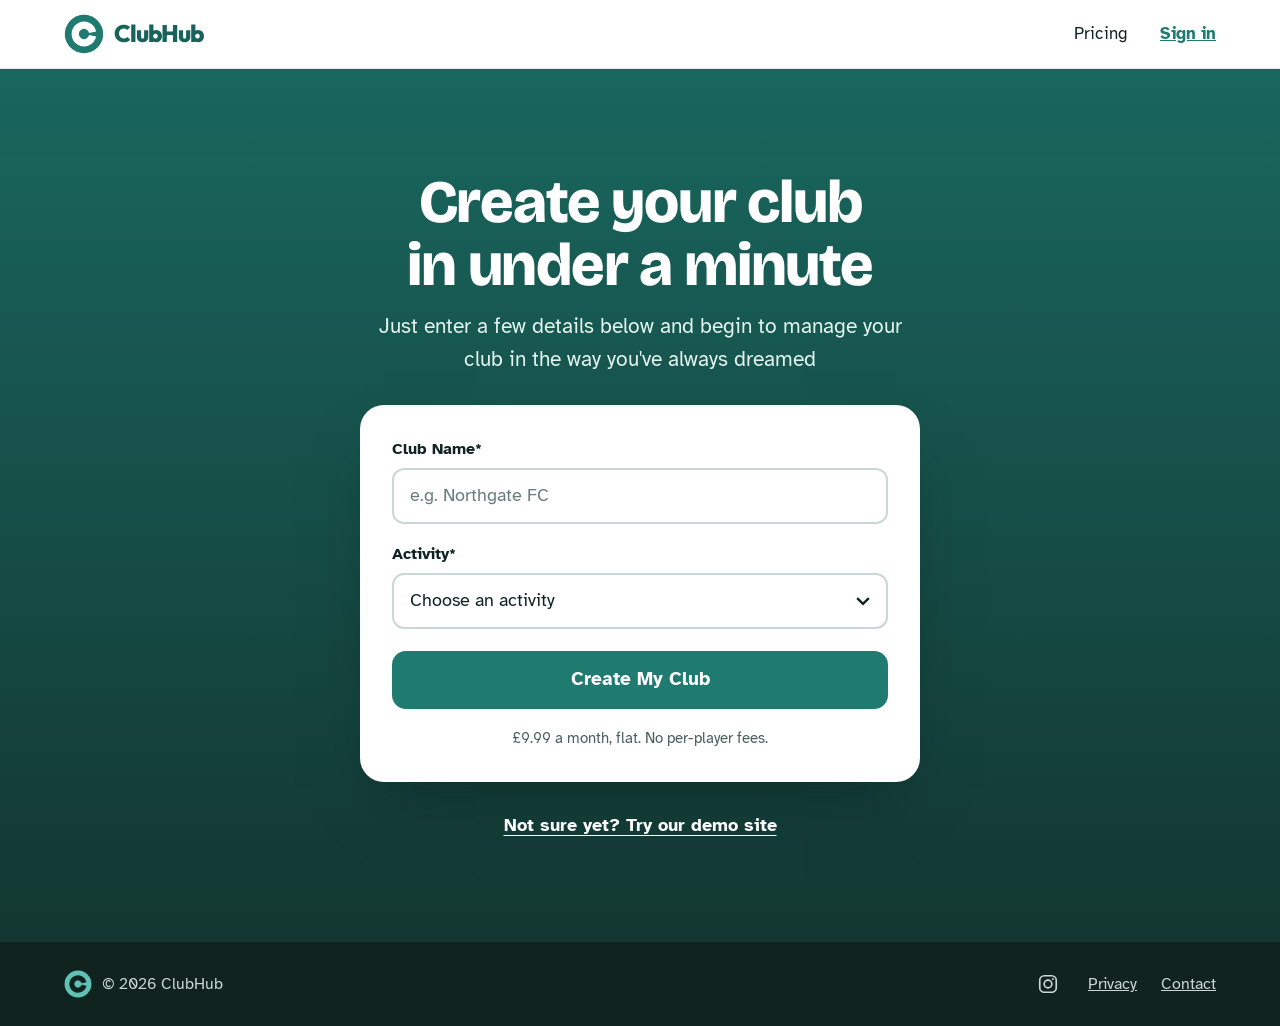
<file: create-your-club.html>
<!DOCTYPE html>
<html lang="en-GB">
<head>
<meta charset="utf-8">
<meta name="viewport" content="width=device-width, initial-scale=1">
<title>Create your club · ClubHub</title>
<link rel="icon" href="favicon.svg" type="image/svg+xml">
<link rel="preconnect" href="https://fonts.googleapis.com">
<link rel="preconnect" href="https://fonts.gstatic.com" crossorigin>
<link rel="stylesheet" href="https://fonts.googleapis.com/css2?family=Bricolage+Grotesque:opsz,wght@12..96,500;12..96,700;12..96,800&amp;family=Outfit:wght@800&amp;family=Atkinson+Hyperlegible:wght@400;700&amp;family=JetBrains+Mono:wght@500&amp;display=swap">
<link rel="stylesheet" href="css/styles.css">
<script src="js/create-your-club.js" defer></script>
</head>
<body>

<svg class="sprite" aria-hidden="true" focusable="false">
  <defs><mask id="ch-mark-mask" maskUnits="userSpaceOnUse" x="0" y="0" width="100" height="100"><rect width="100" height="100" fill="#fff"/><path d="M71.52 45.43 A22 22 0 1 0 71.52 54.57" fill="none" stroke="#000" stroke-width="18"/></mask></defs>
  <symbol id="ch-mark" viewBox="0 0 100 100"><circle cx="50" cy="50" r="48" mask="url(#ch-mark-mask)"/></symbol>
</svg>

<div class="page page--full">

<header class="site-header">
  <a class="brand" href="index.html">
    <svg class="brand-mark" viewBox="0 0 100 100" width="40" height="40" role="img" aria-label="ClubHub"><use href="#ch-mark" fill="#1F7A70"/></svg>
    <span class="brand-name">ClubHub</span>
  </a>
  <nav class="site-nav" aria-label="Main">
    <a class="nav-plain" href="index.html#pricing">Pricing</a>
    <a class="nav-strong" href="sign-in.html">Sign in</a>
  </nav>
</header>

<main class="create-main" data-hero>
  <div class="create-bg" aria-hidden="true" data-bg></div>
  <div class="create-tint" aria-hidden="true"></div>
  <div class="create-inner">
    <div class="create-head">
      <h1 class="display h1-create">Create your club in under a minute</h1>
      <p class="create-sub">Just enter a few details below and begin to manage your club in the way you've always dreamed</p>
    </div>

    <form class="create-form" novalidate>
      <label class="field">
        <span class="field-label">Club Name*</span>
        <input class="input" type="text" name="clubName" placeholder="e.g. Northgate FC" autocomplete="organization">
        <span class="field-error" data-error="clubName" role="alert" hidden>Please enter your club's name</span>
      </label>
      <label class="field">
        <span class="field-label">Activity*</span>
        <span class="select-wrap">
          <select class="input" name="activity">
            <option value="">Choose an activity</option>
            <option value="football">Football</option>
          </select>
          <svg viewBox="0 0 12 8" width="14" height="10" aria-hidden="true"><path d="M1 1.5 L6 6.5 L11 1.5" fill="none" stroke="#10231F" stroke-width="2"/></svg>
        </span>
        <span class="field-error" data-error="activity" role="alert" hidden>Please choose an activity</span>
      </label>
      <button class="btn-submit lift" type="submit">Create My Club</button>
      <p class="create-price">£9.99 a month, flat. No per-player fees.</p>
    </form>

    <a class="demo-link" href="https://clubhubspace.com/demo/club-index">Not sure yet? Try our demo site</a>
  </div>
</main>

<footer class="site-footer">
  <div class="footer-brand">
    <svg class="brand-mark" viewBox="0 0 100 100" width="28" height="28" role="img" aria-label="ClubHub"><use href="#ch-mark" fill="#5FC2B4"/></svg>
    <span>© 2026 ClubHub</span>
  </div>
  <div class="footer-links">
    <a class="footer-ig" href="https://www.instagram.com/clubhubspace" target="_blank" rel="noopener" aria-label="ClubHub on Instagram" title="Instagram"><svg viewBox="0 0 24 24" width="22" height="22" fill="none" stroke="currentColor" stroke-width="1.8" aria-hidden="true"><rect x="3" y="3" width="18" height="18" rx="5"/><circle cx="12" cy="12" r="4.2"/><circle cx="17.4" cy="6.6" r="1.1" fill="currentColor" stroke="none"/></svg></a>
    <a href="privacy.html">Privacy</a>
    <a href="mailto:clubhub@clubhubspace.com">Contact</a>
  </div>
</footer>

</div>
</body>
</html>
</file>
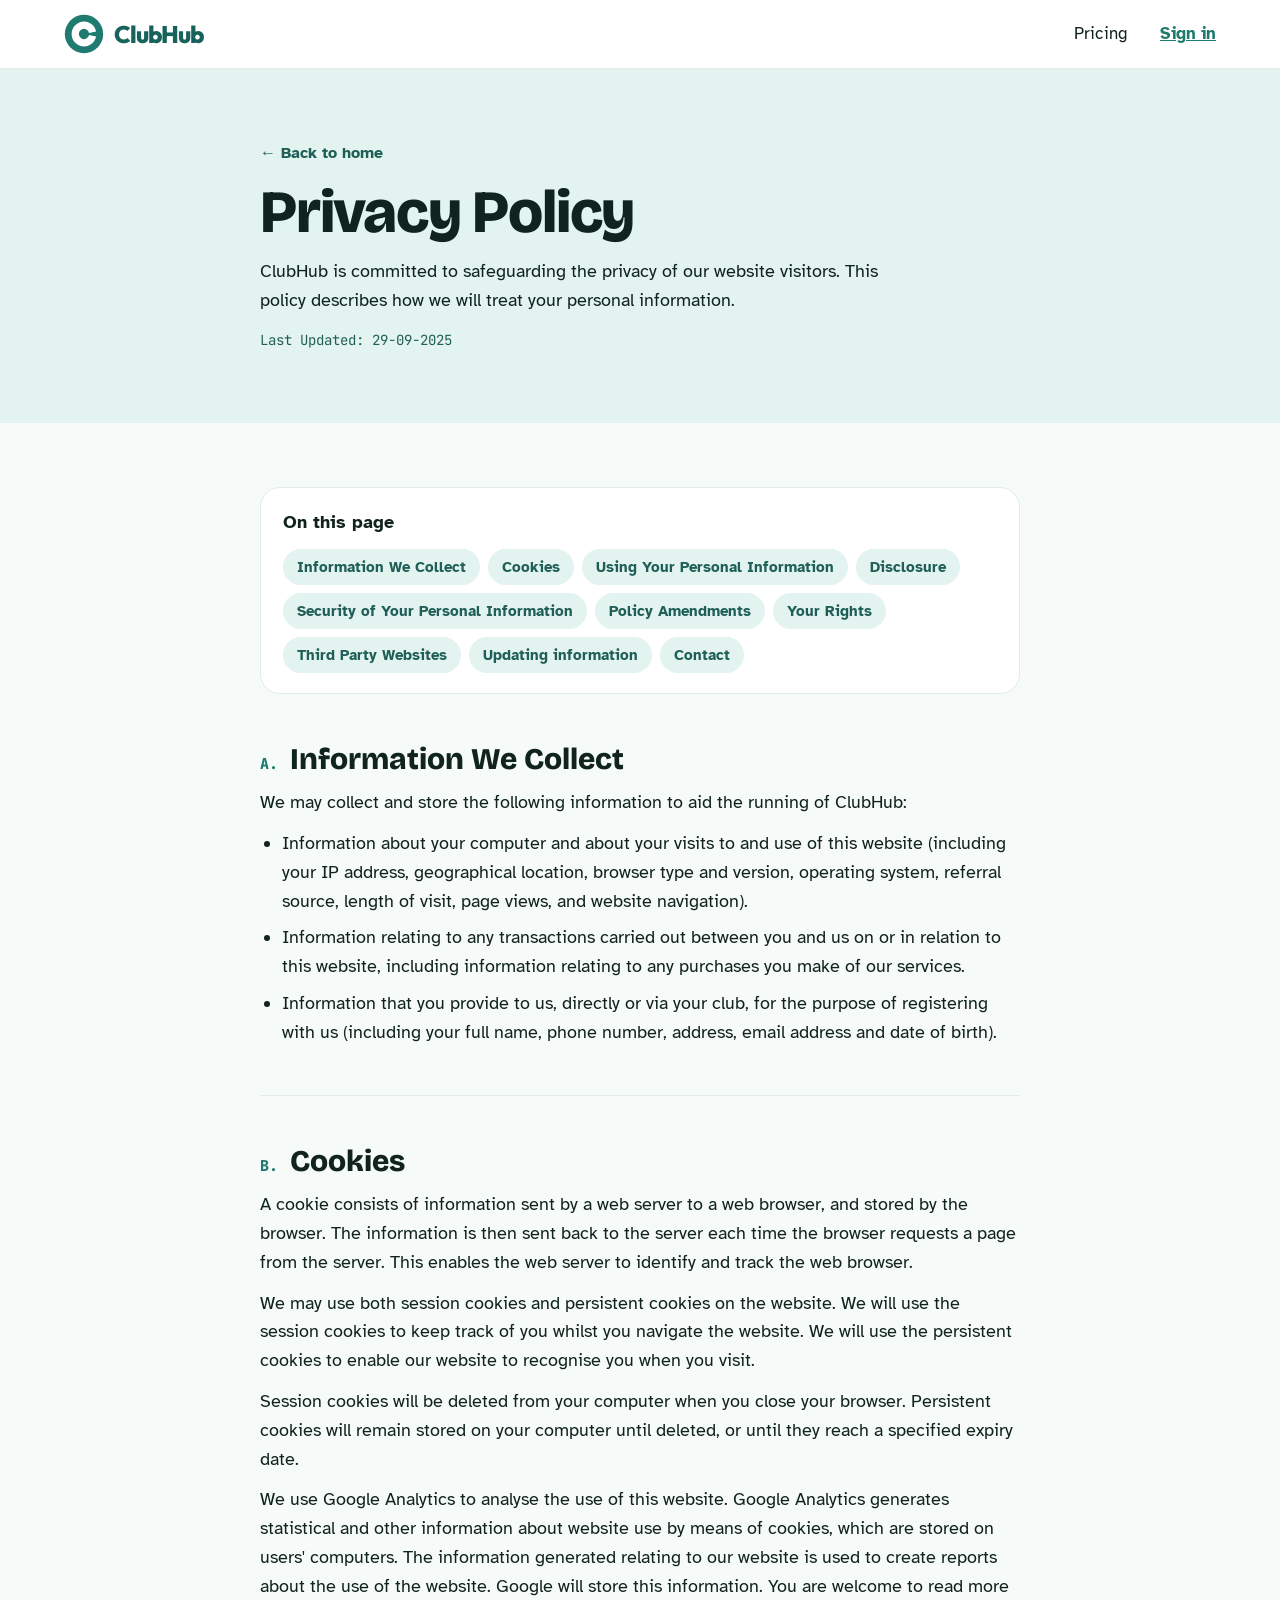
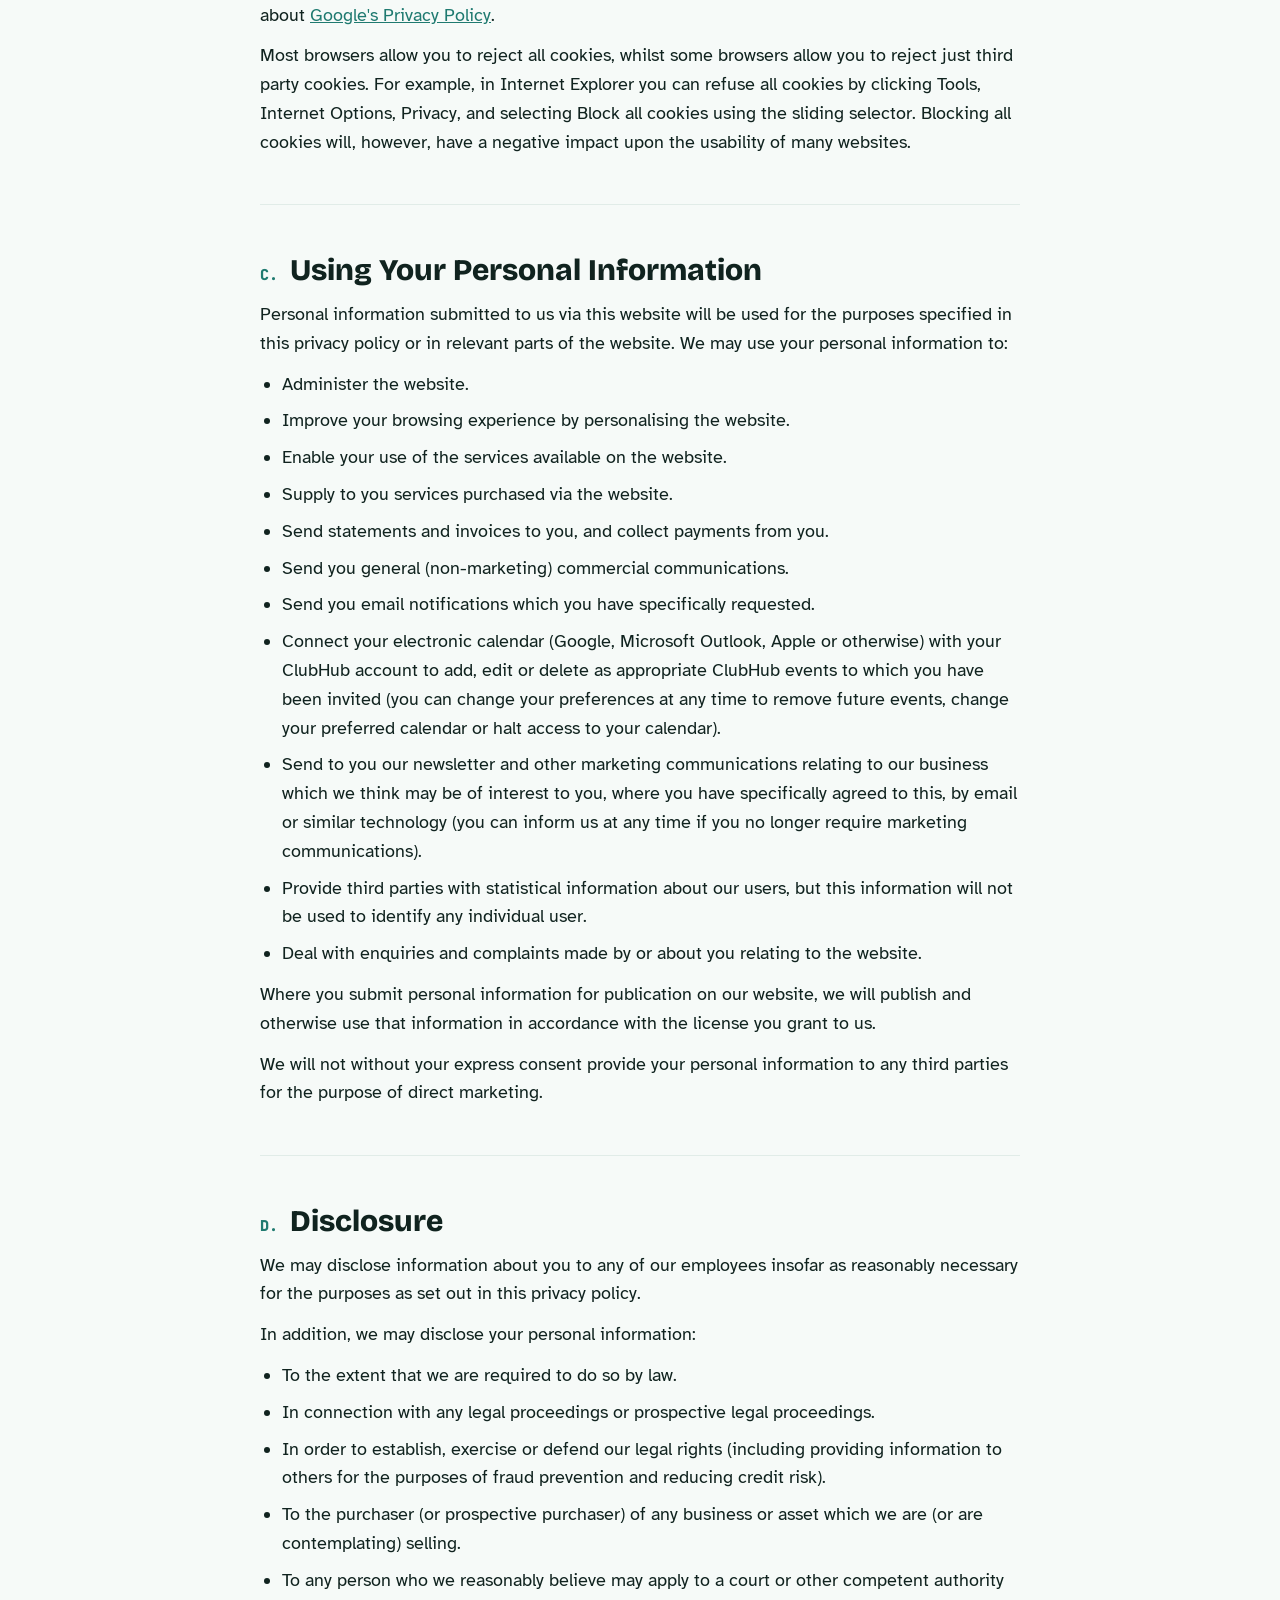
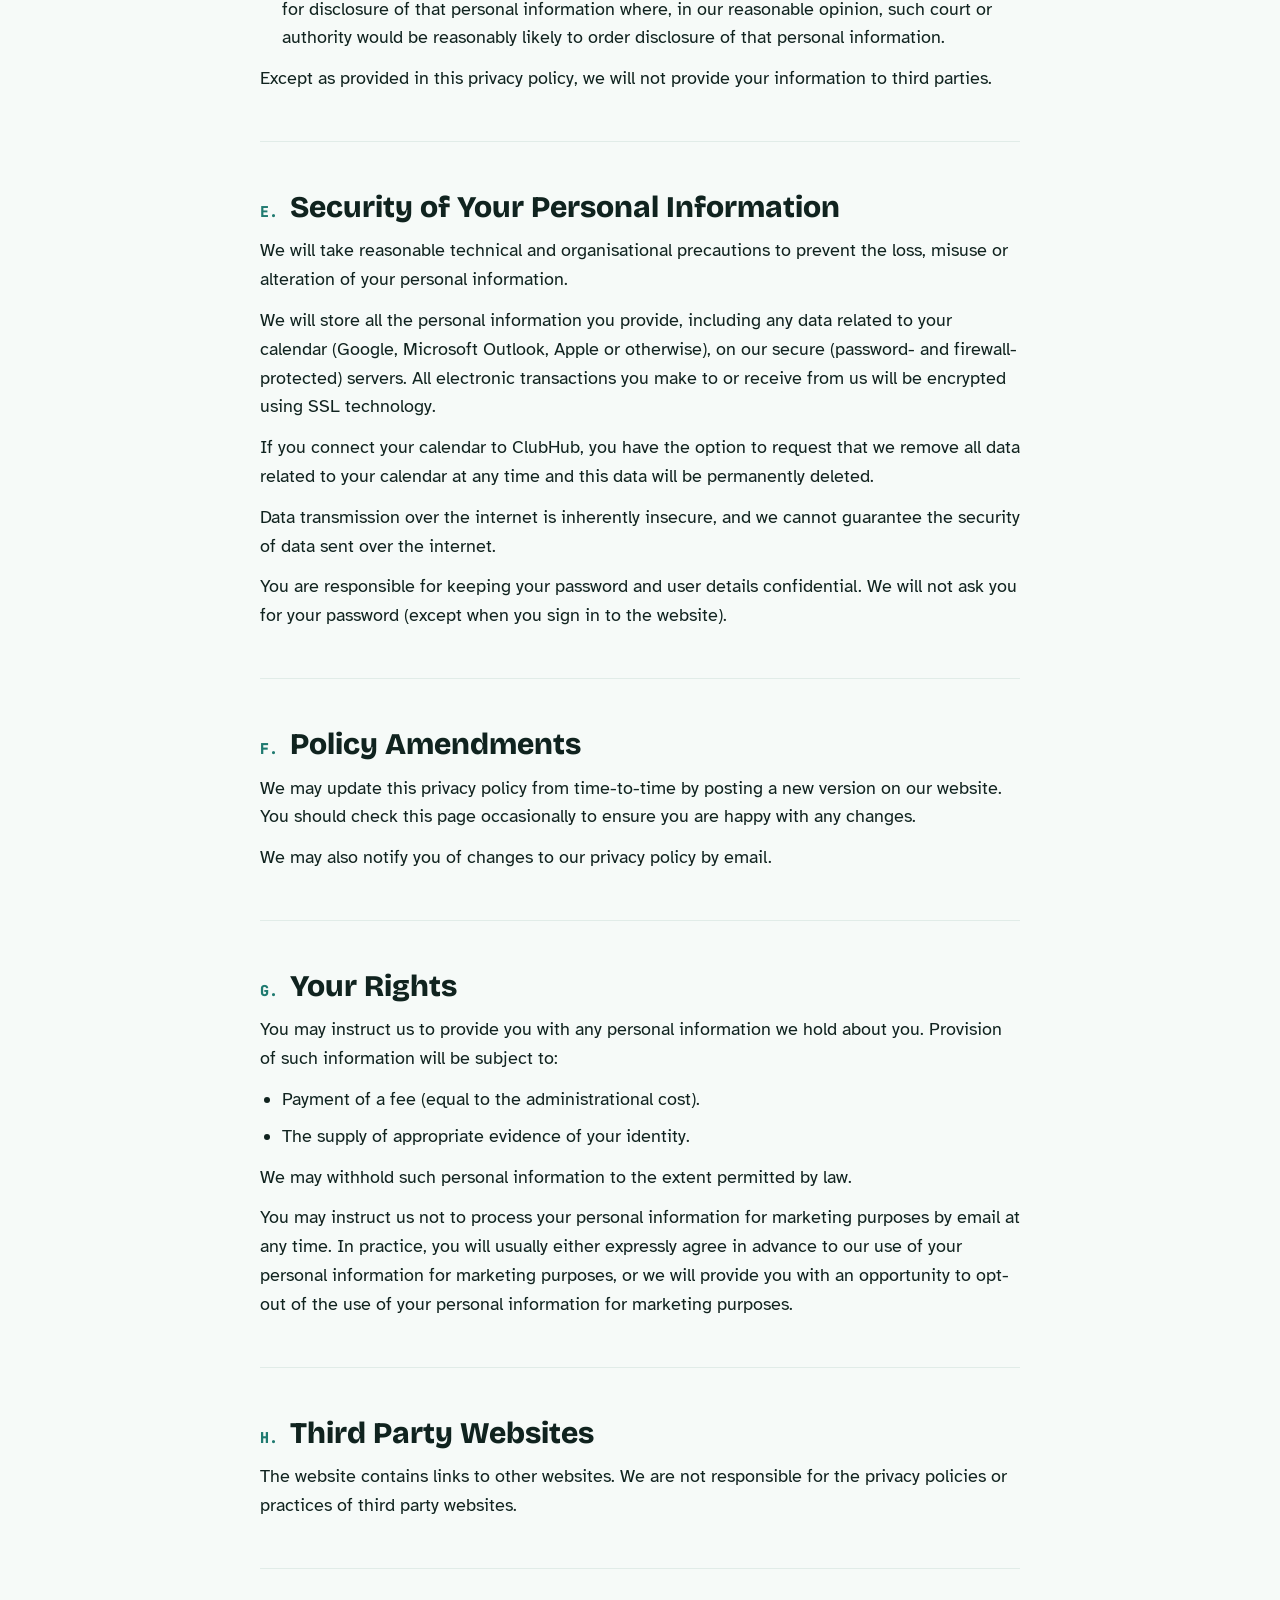
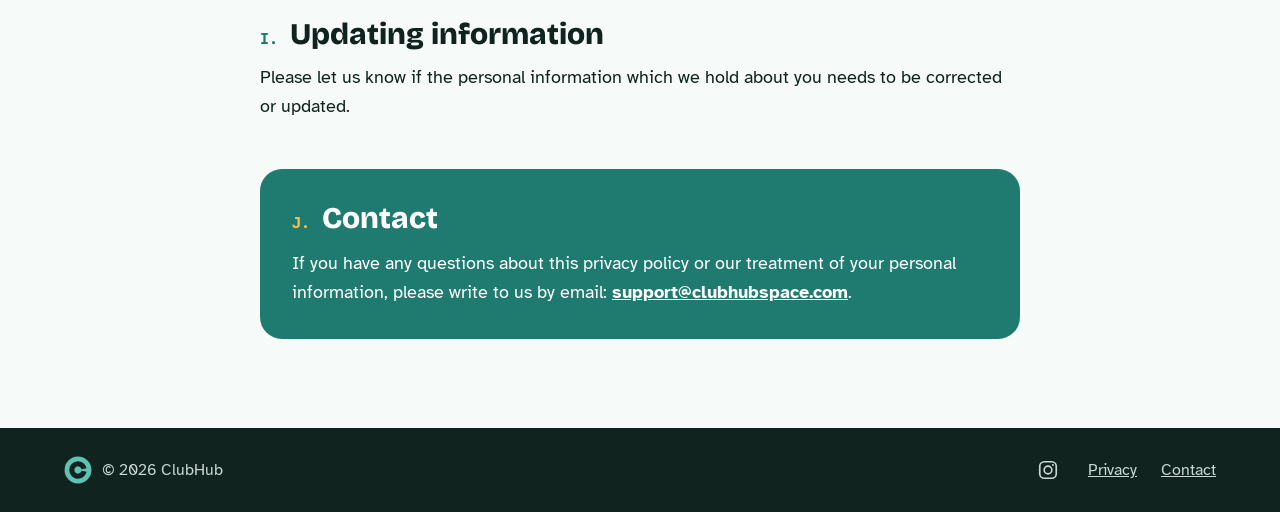
<file: privacy.html>
<!DOCTYPE html>
<html lang="en-GB">
<head>
<meta charset="utf-8">
<meta name="viewport" content="width=device-width, initial-scale=1">
<title>Privacy Policy · ClubHub</title>
<link rel="icon" href="favicon.svg" type="image/svg+xml">
<link rel="preconnect" href="https://fonts.googleapis.com">
<link rel="preconnect" href="https://fonts.gstatic.com" crossorigin>
<link rel="stylesheet" href="https://fonts.googleapis.com/css2?family=Bricolage+Grotesque:opsz,wght@12..96,500;12..96,700;12..96,800&amp;family=Outfit:wght@800&amp;family=Atkinson+Hyperlegible:wght@400;700&amp;family=JetBrains+Mono:wght@500&amp;display=swap">
<link rel="stylesheet" href="css/styles.css">
</head>
<body>

<svg class="sprite" aria-hidden="true" focusable="false">
  <defs><mask id="ch-mark-mask" maskUnits="userSpaceOnUse" x="0" y="0" width="100" height="100"><rect width="100" height="100" fill="#fff"/><path d="M71.52 45.43 A22 22 0 1 0 71.52 54.57" fill="none" stroke="#000" stroke-width="18"/></mask></defs>
  <symbol id="ch-mark" viewBox="0 0 100 100"><circle cx="50" cy="50" r="48" mask="url(#ch-mark-mask)"/></symbol>
</svg>

<div class="page page--full page--doc">

<header class="site-header site-header--sticky">
  <a class="brand" href="index.html">
    <svg class="brand-mark" viewBox="0 0 100 100" width="40" height="40" role="img" aria-label="ClubHub"><use href="#ch-mark" fill="#1F7A70"/></svg>
    <span class="brand-name">ClubHub</span>
  </a>
  <nav class="site-nav" aria-label="Main">
    <a class="nav-plain" href="index.html#pricing">Pricing</a>
    <a class="nav-strong" href="sign-in.html">Sign in</a>
  </nav>
</header>

<section class="doc-hero">
  <div class="doc-hero-inner">
    <a class="back-home" href="index.html">← Back to home</a>
    <h1 class="display h1-doc">Privacy Policy</h1>
    <p>ClubHub is committed to safeguarding the privacy of our website visitors. This policy describes how we will treat your personal information.</p>
    <div class="doc-date">Last Updated: 29-09-2025</div>
  </div>
</section>

<main class="doc-main">
  <div class="doc-body">

    <nav class="toc" aria-label="Sections">
      <div class="toc-title">On this page</div>
      <div class="pills">
        <a class="pill" href="#a">Information We Collect</a>
        <a class="pill" href="#b">Cookies</a>
        <a class="pill" href="#c">Using Your Personal Information</a>
        <a class="pill" href="#d">Disclosure</a>
        <a class="pill" href="#e">Security of Your Personal Information</a>
        <a class="pill" href="#f">Policy Amendments</a>
        <a class="pill" href="#g">Your Rights</a>
        <a class="pill" href="#h">Third Party Websites</a>
        <a class="pill" href="#i">Updating information</a>
        <a class="pill" href="#j">Contact</a>
      </div>
    </nav>

    <section class="doc-section" id="a">
      <h2><span>A.</span>Information We Collect</h2>
      <p>We may collect and store the following information to aid the running of ClubHub:</p>
      <ul>
        <li>Information about your computer and about your visits to and use of this website (including your IP address, geographical location, browser type and version, operating system, referral source, length of visit, page views, and website navigation).</li>
        <li>Information relating to any transactions carried out between you and us on or in relation to this website, including information relating to any purchases you make of our services.</li>
        <li>Information that you provide to us, directly or via your club, for the purpose of registering with us (including your full name, phone number, address, email address and date of birth).</li>
      </ul>
    </section>

    <section class="doc-section" id="b">
      <h2><span>B.</span>Cookies</h2>
      <p>A cookie consists of information sent by a web server to a web browser, and stored by the browser. The information is then sent back to the server each time the browser requests a page from the server. This enables the web server to identify and track the web browser.</p>
      <p>We may use both session cookies and persistent cookies on the website. We will use the session cookies to keep track of you whilst you navigate the website. We will use the persistent cookies to enable our website to recognise you when you visit.</p>
      <p>Session cookies will be deleted from your computer when you close your browser. Persistent cookies will remain stored on your computer until deleted, or until they reach a specified expiry date.</p>
      <p>We use Google Analytics to analyse the use of this website. Google Analytics generates statistical and other information about website use by means of cookies, which are stored on users' computers. The information generated relating to our website is used to create reports about the use of the website. Google will store this information. You are welcome to read more about <a href="https://policies.google.com/privacy" target="_blank" rel="noopener">Google's Privacy Policy</a>.</p>
      <p>Most browsers allow you to reject all cookies, whilst some browsers allow you to reject just third party cookies. For example, in Internet Explorer you can refuse all cookies by clicking Tools, Internet Options, Privacy, and selecting Block all cookies using the sliding selector. Blocking all cookies will, however, have a negative impact upon the usability of many websites.</p>
    </section>

    <section class="doc-section" id="c">
      <h2><span>C.</span>Using Your Personal Information</h2>
      <p>Personal information submitted to us via this website will be used for the purposes specified in this privacy policy or in relevant parts of the website. We may use your personal information to:</p>
      <ul>
        <li>Administer the website.</li>
        <li>Improve your browsing experience by personalising the website.</li>
        <li>Enable your use of the services available on the website.</li>
        <li>Supply to you services purchased via the website.</li>
        <li>Send statements and invoices to you, and collect payments from you.</li>
        <li>Send you general (non-marketing) commercial communications.</li>
        <li>Send you email notifications which you have specifically requested.</li>
        <li>Connect your electronic calendar (Google, Microsoft Outlook, Apple or otherwise) with your ClubHub account to add, edit or delete as appropriate ClubHub events to which you have been invited (you can change your preferences at any time to remove future events, change your preferred calendar or halt access to your calendar).</li>
        <li>Send to you our newsletter and other marketing communications relating to our business which we think may be of interest to you, where you have specifically agreed to this, by email or similar technology (you can inform us at any time if you no longer require marketing communications).</li>
        <li>Provide third parties with statistical information about our users, but this information will not be used to identify any individual user.</li>
        <li>Deal with enquiries and complaints made by or about you relating to the website.</li>
      </ul>
      <p>Where you submit personal information for publication on our website, we will publish and otherwise use that information in accordance with the license you grant to us.</p>
      <p>We will not without your express consent provide your personal information to any third parties for the purpose of direct marketing.</p>
    </section>

    <section class="doc-section" id="d">
      <h2><span>D.</span>Disclosure</h2>
      <p>We may disclose information about you to any of our employees insofar as reasonably necessary for the purposes as set out in this privacy policy.</p>
      <p>In addition, we may disclose your personal information:</p>
      <ul>
        <li>To the extent that we are required to do so by law.</li>
        <li>In connection with any legal proceedings or prospective legal proceedings.</li>
        <li>In order to establish, exercise or defend our legal rights (including providing information to others for the purposes of fraud prevention and reducing credit risk).</li>
        <li>To the purchaser (or prospective purchaser) of any business or asset which we are (or are contemplating) selling.</li>
        <li>To any person who we reasonably believe may apply to a court or other competent authority for disclosure of that personal information where, in our reasonable opinion, such court or authority would be reasonably likely to order disclosure of that personal information.</li>
      </ul>
      <p>Except as provided in this privacy policy, we will not provide your information to third parties.</p>
    </section>

    <section class="doc-section" id="e">
      <h2><span>E.</span>Security of Your Personal Information</h2>
      <p>We will take reasonable technical and organisational precautions to prevent the loss, misuse or alteration of your personal information.</p>
      <p>We will store all the personal information you provide, including any data related to your calendar (Google, Microsoft Outlook, Apple or otherwise), on our secure (password- and firewall- protected) servers. All electronic transactions you make to or receive from us will be encrypted using SSL technology.</p>
      <p>If you connect your calendar to ClubHub, you have the option to request that we remove all data related to your calendar at any time and this data will be permanently deleted.</p>
      <p>Data transmission over the internet is inherently insecure, and we cannot guarantee the security of data sent over the internet.</p>
      <p>You are responsible for keeping your password and user details confidential. We will not ask you for your password (except when you sign in to the website).</p>
    </section>

    <section class="doc-section" id="f">
      <h2><span>F.</span>Policy Amendments</h2>
      <p>We may update this privacy policy from time-to-time by posting a new version on our website. You should check this page occasionally to ensure you are happy with any changes.</p>
      <p>We may also notify you of changes to our privacy policy by email.</p>
    </section>

    <section class="doc-section" id="g">
      <h2><span>G.</span>Your Rights</h2>
      <p>You may instruct us to provide you with any personal information we hold about you. Provision of such information will be subject to:</p>
      <ul>
        <li>Payment of a fee (equal to the administrational cost).</li>
        <li>The supply of appropriate evidence of your identity.</li>
      </ul>
      <p>We may withhold such personal information to the extent permitted by law.</p>
      <p>You may instruct us not to process your personal information for marketing purposes by email at any time. In practice, you will usually either expressly agree in advance to our use of your personal information for marketing purposes, or we will provide you with an opportunity to opt-out of the use of your personal information for marketing purposes.</p>
    </section>

    <section class="doc-section" id="h">
      <h2><span>H.</span>Third Party Websites</h2>
      <p>The website contains links to other websites. We are not responsible for the privacy policies or practices of third party websites.</p>
    </section>

    <section class="doc-section" id="i">
      <h2><span>I.</span>Updating information</h2>
      <p>Please let us know if the personal information which we hold about you needs to be corrected or updated.</p>
    </section>

    <section class="doc-section doc-section--contact" id="j">
      <h2><span>J.</span>Contact</h2>
      <p>If you have any questions about this privacy policy or our treatment of your personal information, please write to us by email: <a href="mailto:support@clubhubspace.com">support@clubhubspace.com</a>.</p>
    </section>
  </div>
</main>

<footer class="site-footer">
  <div class="footer-brand">
    <svg class="brand-mark" viewBox="0 0 100 100" width="28" height="28" role="img" aria-label="ClubHub"><use href="#ch-mark" fill="#5FC2B4"/></svg>
    <span>© 2026 ClubHub</span>
  </div>
  <div class="footer-links">
    <a class="footer-ig" href="https://www.instagram.com/clubhubspace" target="_blank" rel="noopener" aria-label="ClubHub on Instagram" title="Instagram"><svg viewBox="0 0 24 24" width="22" height="22" fill="none" stroke="currentColor" stroke-width="1.8" aria-hidden="true"><rect x="3" y="3" width="18" height="18" rx="5"/><circle cx="12" cy="12" r="4.2"/><circle cx="17.4" cy="6.6" r="1.1" fill="currentColor" stroke="none"/></svg></a>
    <a href="privacy.html">Privacy</a>
    <a href="mailto:clubhub@clubhubspace.com">Contact</a>
  </div>
</footer>

</div>
</body>
</html>
</file>
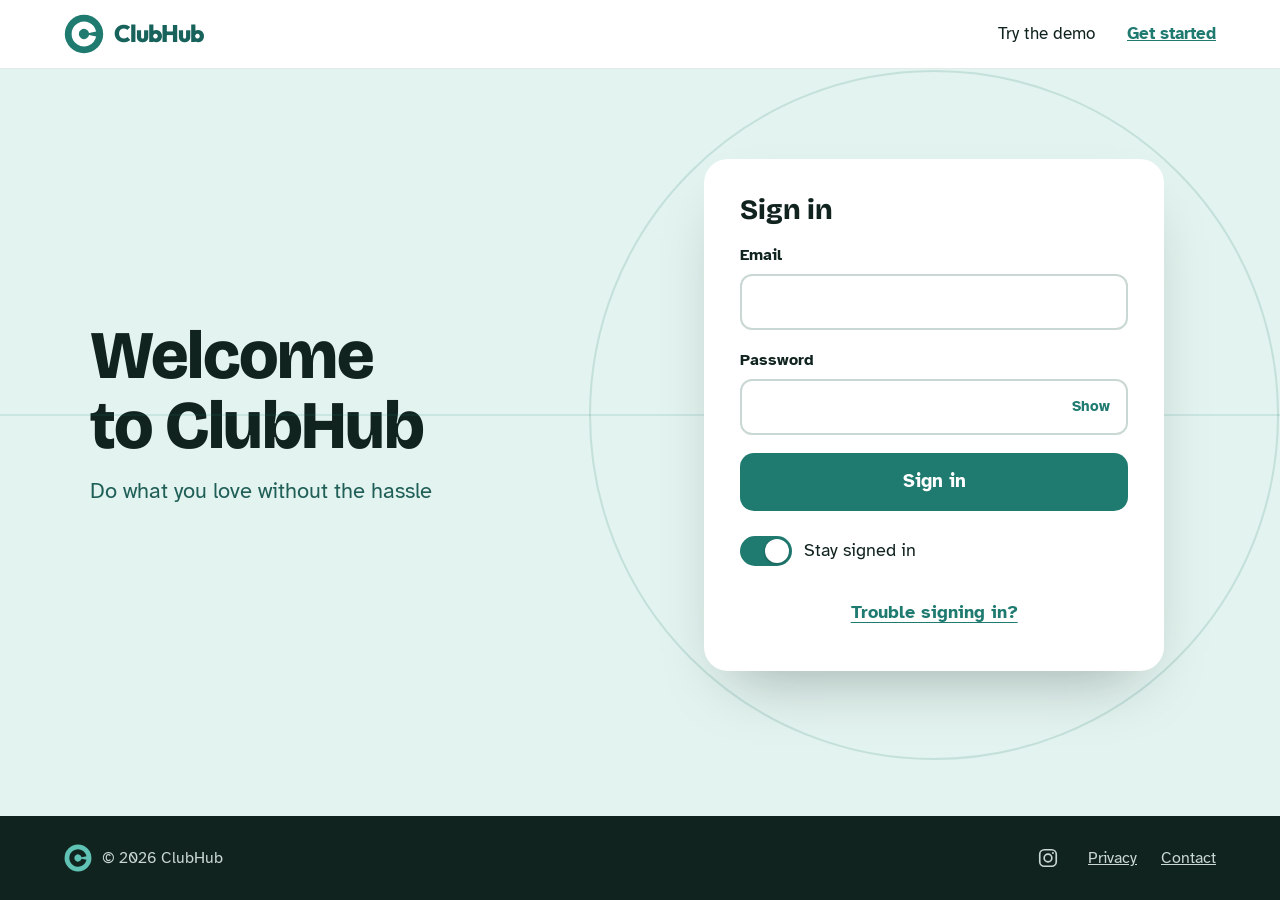
<file: sign-in.html>
<!DOCTYPE html>
<html lang="en-GB">
<head>
<meta charset="utf-8">
<meta name="viewport" content="width=device-width, initial-scale=1">
<title>Sign in · ClubHub</title>
<link rel="icon" href="favicon.svg" type="image/svg+xml">
<link rel="preconnect" href="https://fonts.googleapis.com">
<link rel="preconnect" href="https://fonts.gstatic.com" crossorigin>
<link rel="stylesheet" href="https://fonts.googleapis.com/css2?family=Bricolage+Grotesque:opsz,wght@12..96,500;12..96,700;12..96,800&amp;family=Outfit:wght@800&amp;family=Atkinson+Hyperlegible:wght@400;700&amp;family=JetBrains+Mono:wght@500&amp;display=swap">
<link rel="stylesheet" href="css/styles.css">
<script src="js/sign-in.js" defer></script>
</head>
<body>

<svg class="sprite" aria-hidden="true" focusable="false">
  <defs><mask id="ch-mark-mask" maskUnits="userSpaceOnUse" x="0" y="0" width="100" height="100"><rect width="100" height="100" fill="#fff"/><path d="M71.52 45.43 A22 22 0 1 0 71.52 54.57" fill="none" stroke="#000" stroke-width="18"/></mask></defs>
  <symbol id="ch-mark" viewBox="0 0 100 100"><circle cx="50" cy="50" r="48" mask="url(#ch-mark-mask)"/></symbol>
</svg>

<div class="page page--full">

<header class="site-header">
  <a class="brand" href="index.html">
    <svg class="brand-mark" viewBox="0 0 100 100" width="40" height="40" role="img" aria-label="ClubHub"><use href="#ch-mark" fill="#1F7A70"/></svg>
    <span class="brand-name">ClubHub</span>
  </a>
  <nav class="site-nav" aria-label="Main">
    <a class="nav-plain" href="https://clubhubspace.com/demo/club-index">Try the demo</a>
    <a class="nav-strong" href="create-your-club.html">Get started</a>
  </nav>
</header>

<main class="signin-main">
  <div class="signin-grid">
    <div class="signin-copy">
      <h1 class="display h1-signin">Welcome to ClubHub</h1>
      <p class="signin-sub">Do what you love without the hassle</p>
    </div>

    <div class="signin-stage">
      <div class="pitch-circle" aria-hidden="true" data-anim="circle"></div>
      <div class="pitch-line" aria-hidden="true" data-anim="line"></div>
      <div class="card" data-anim="card">

        <form class="card-view" data-view="signin" novalidate>
          <h2 class="display card-title">Sign in</h2>
          <label class="field">
            <span class="field-label">Email</span>
            <input class="input" type="email" name="email" autocomplete="email" inputmode="email">
          </label>
          <label class="field">
            <span class="field-label">Password</span>
            <span class="pw-wrap">
              <input class="input" type="password" name="password" autocomplete="current-password">
              <button class="pw-toggle" type="button" data-action="toggle-pw">Show</button>
            </span>
          </label>
          <span class="field-error" data-error="signin" role="alert" hidden>Please enter your email and password</span>
          <button class="btn-submit lift" type="submit">Sign in</button>
          <button class="switch" type="button" role="switch" aria-checked="true" data-action="toggle-stay">
            <span class="switch-track" aria-hidden="true"></span>
            Stay signed in
          </button>
          <button class="link-btn trouble" type="button" data-go="reset">Trouble signing in?</button>
        </form>

        <form class="card-view" data-view="reset" novalidate hidden>
          <h2 class="display card-title">Trouble signing in?</h2>
          <p>Please enter your email below and we will send you details so that you can reset your password</p>
          <label class="field">
            <span class="field-label">Email</span>
            <input class="input" type="email" name="resetEmail" autocomplete="email" inputmode="email">
          </label>
          <span class="field-error" data-error="reset" role="alert" hidden>Please enter your email</span>
          <button class="btn-submit lift" type="submit">Send password reset email</button>
          <button class="link-btn back-link" type="button" data-go="signin">← Back to sign in</button>
        </form>

        <div class="card-view card-view--center card-view--sent" data-view="sent" hidden>
          <div class="done-icon" aria-hidden="true">✓</div>
          <h2 class="display card-title--sm">Check your email</h2>
          <p>We've sent reset details to <strong data-sent-email></strong></p>
          <button class="link-btn" type="button" data-go="signin">← Back to sign in</button>
        </div>

        <div class="card-view card-view--center" data-view="profile" hidden>
          <div class="avatar" aria-hidden="true">MD</div>
          <h2 class="display card-title">Morgan Demo</h2>
          <dl class="profile">
            <div><dt>Email</dt><dd class="break-all">demo.account@clubhubspace.com</dd></div>
            <div><dt>Phone</dt><dd>07123456789</dd></div>
            <div><dt>Date of birth</dt><dd>28-09-2001</dd></div>
          </dl>
          <button class="btn-submit btn-submit--outline lift" type="button" data-action="sign-out">Sign out</button>
        </div>

      </div>
    </div>
  </div>
</main>

<footer class="site-footer">
  <div class="footer-brand">
    <svg class="brand-mark" viewBox="0 0 100 100" width="28" height="28" role="img" aria-label="ClubHub"><use href="#ch-mark" fill="#5FC2B4"/></svg>
    <span>© 2026 ClubHub</span>
  </div>
  <div class="footer-links">
    <a class="footer-ig" href="https://www.instagram.com/clubhubspace" target="_blank" rel="noopener" aria-label="ClubHub on Instagram" title="Instagram"><svg viewBox="0 0 24 24" width="22" height="22" fill="none" stroke="currentColor" stroke-width="1.8" aria-hidden="true"><rect x="3" y="3" width="18" height="18" rx="5"/><circle cx="12" cy="12" r="4.2"/><circle cx="17.4" cy="6.6" r="1.1" fill="currentColor" stroke="none"/></svg></a>
    <a href="privacy.html">Privacy</a>
    <a href="mailto:clubhub@clubhubspace.com">Contact</a>
  </div>
</footer>

</div>
</body>
</html>
</file>
<file: css/styles.css>
/* ClubHub marketing site: Clubhouse direction */

:root {
  --ink: #10231F;
  --teal: #1F7A70;
  --teal-dark: #17625A;
  --teal-deep: #1F5F57;
  --teal-light: #5FC2B4;
  --mint: #E3F3EF;
  --paper: #F6FAF8;
  --line: #E1ECE8;
  --muted: #4A5F5A;
  --muted-2: #3D524E;
  --yellow: #F4C04E;
  --cream: #FBF1D6;
  --footer-text: #C9D8D4;
  --field-border: #C9D8D4;
  --error: #B42318;

  --font-body: 'Atkinson Hyperlegible', sans-serif;
  --font-display: 'Bricolage Grotesque', sans-serif;
  --font-brand: 'Outfit', sans-serif;
  --font-mono: 'JetBrains Mono', monospace;

  --ease-out: cubic-bezier(.2, .7, .2, 1);
  --lift-shadow: 0 8px 18px -8px rgba(16, 35, 31, .45);
}

*, *::before, *::after { box-sizing: border-box; }
html { scroll-behavior: smooth; }
body { margin: 0; background: var(--paper); }
a { color: var(--teal); }
input::placeholder { color: #6B7D79; }

.sprite { position: absolute; width: 0; height: 0; overflow: hidden; }

/* Page shell. Sizes use container units (cqi) against the full page width. */
.page {
  container-type: inline-size;
  background: var(--paper);
  color: var(--ink);
  font-family: var(--font-body);
  font-size: 18px;
  line-height: 1.55;
  --pad-x: clamp(18px, 5cqi, 64px);
}
.page--full { min-height: 100vh; display: flex; flex-direction: column; }
.page--doc { line-height: 1.6; }

/* ---------- Header ---------- */
.site-header {
  display: flex;
  align-items: center;
  justify-content: space-between;
  gap: 16px;
  padding: 14px var(--pad-x);
  background: #fff;
  border-bottom: 1px solid var(--line);
}
.site-header--sticky { position: sticky; top: 0; z-index: 5; }

.brand { display: flex; align-items: center; gap: 10px; text-decoration: none; color: var(--ink); }
.brand-mark { display: block; flex-shrink: 0; }
.brand-name {
  font-family: var(--font-brand);
  font-weight: 800;
  font-size: 24px;
  letter-spacing: -0.04em;
  color: var(--teal-dark);
}
.site-nav { display: flex; align-items: center; gap: clamp(14px, 3cqi, 32px); font-size: 17px; }
.site-nav .nav-plain { text-decoration: none; color: var(--ink); }
.site-nav .nav-strong { font-weight: 700; color: var(--teal); }

/* ---------- Footer ---------- */
.site-footer {
  background: var(--ink);
  color: var(--footer-text);
  padding: 28px var(--pad-x);
  display: flex;
  flex-wrap: wrap;
  align-items: center;
  justify-content: space-between;
  gap: 16px;
  font-size: 16px;
}
.footer-brand { display: flex; align-items: center; gap: 10px; }
.footer-links { display: flex; align-items: center; gap: 24px; }
.footer-links a { color: var(--footer-text); }
.footer-links .footer-ig {
  display: inline-flex;
  align-items: center;
  justify-content: center;
  width: 44px;
  height: 44px;
  margin: -10px -6px -10px -10px;
}
.footer-links .footer-ig:hover { color: #fff; }
.footer-ig svg { display: block; }

/* ---------- Type ---------- */
.display {
  margin: 0;
  font-family: var(--font-display);
  font-weight: 800;
  text-wrap: balance;
}
.h1-hero { font-size: clamp(38px, 6.4cqi, 76px); line-height: 1.02; letter-spacing: -0.02em; }
.h2-section { font-size: clamp(30px, 4.4cqi, 50px); line-height: 1.08; }
.compare .h2-section { letter-spacing: -0.015em; }
.h3-feature { font-size: clamp(28px, 3.8cqi, 44px); line-height: 1.08; }
.lead { margin: 0; color: var(--muted); }
.eyebrow { font-family: var(--font-mono); font-size: 14px; color: var(--teal); }
.pill {
  background: var(--mint);
  color: var(--teal-deep);
  border-radius: 999px;
  padding: 6px 14px;
  font-size: 15px;
  font-weight: 700;
}
.pills { display: flex; flex-wrap: wrap; gap: 8px; }
.nowrap { white-space: nowrap; }

/* ---------- Buttons ---------- */
.btn {
  display: inline-flex;
  align-items: center;
  justify-content: center;
  min-height: 56px;
  padding: 0 26px;
  border-radius: 14px;
  text-decoration: none;
  font-weight: 700;
  font-size: 18px;
  transition: transform .15s ease, background-color .15s ease, color .15s ease, box-shadow .15s ease;
}
.btn:hover { transform: translateY(-2px); box-shadow: var(--lift-shadow); }
.btn:active { transform: scale(.97); box-shadow: none; }
.btn-primary { background: var(--teal); color: #fff; }
.btn-primary:hover { background: var(--teal-dark); color: #fff; }
.btn-outline { background: #fff; color: var(--ink); border: 2px solid var(--ink); }
.btn-outline:hover { background: var(--ink); color: #fff; }
.btn-block { display: flex; padding: 0; }

/* Form buttons */
.btn-submit {
  min-height: 58px;
  border: none;
  border-radius: 14px;
  background: var(--teal);
  color: #fff;
  font: inherit;
  font-weight: 700;
  font-size: 19px;
  cursor: pointer;
}
.btn-submit:hover { background: var(--teal-dark); }
.btn-submit.lift { transition: transform .15s ease, background-color .15s ease, color .15s ease, box-shadow .15s ease; }
.btn-submit.lift:hover { transform: translateY(-2px); box-shadow: var(--lift-shadow); }
.btn-submit.lift:active { transform: scale(.97); box-shadow: none; }
.btn-submit--outline { width: 100%; border: 2px solid var(--ink); background: #fff; color: var(--ink); }
.btn-submit--outline:hover { background: var(--ink); color: #fff; }

.link-btn {
  min-height: 44px;
  border: none;
  background: none;
  font: inherit;
  font-weight: 700;
  color: var(--teal);
  cursor: pointer;
}

/* ---------- Forms ---------- */
.field { display: flex; flex-direction: column; gap: 6px; }
.field-label { font-weight: 700; font-size: 16px; }
.input {
  width: 100%;
  min-height: 56px;
  padding: 0 16px;
  border-radius: 12px;
  border: 2px solid var(--field-border);
  font: inherit;
  color: var(--ink);
  background: #fff;
  outline: none;
}
.input:focus { border-color: var(--teal); box-shadow: 0 0 0 4px rgba(31, 122, 112, .18); }
.field-error { font-size: 15px; color: var(--error); font-weight: 700; }
[hidden] { display: none !important; }

/* =========================================================
   Homepage
   ========================================================= */

.hero {
  padding: clamp(28px, 6cqi, 88px) var(--pad-x) clamp(40px, 7cqi, 96px);
  display: grid;
  grid-template-columns: repeat(auto-fit, minmax(min(100%, 440px), 1fr));
  gap: clamp(32px, 5cqi, 72px);
  align-items: center;
  max-width: 1320px;
  margin: 0 auto;
}
.hero-copy { display: flex; flex-direction: column; gap: 22px; }
.hero-tag {
  display: inline-flex;
  align-self: flex-start;
  align-items: center;
  gap: 8px;
  background: var(--mint);
  color: var(--teal-deep);
  border-radius: 999px;
  padding: 6px 14px;
  font-weight: 700;
  font-size: 15px;
}
.price-highlight { background: var(--yellow); padding: 0 .12em; border-radius: 10px; white-space: nowrap; }
.hero-sub { margin: 0; font-size: clamp(19px, 2cqi, 22px); max-width: 34ch; text-wrap: pretty; }
.hero-ctas { display: flex; flex-wrap: wrap; gap: 12px; margin-top: 4px; }
.hero-ctas .btn { flex: 1 1 180px; max-width: 260px; }
.hero-note { margin: 0; font-size: 15px; color: var(--muted); }

.hero-visual { position: relative; display: flex; justify-content: center; padding-top: 72px; }
.phone {
  width: min(100%, 340px);
  border-radius: 36px;
  background: var(--ink);
  padding: 10px;
  box-shadow: 0 30px 60px -20px rgba(16, 35, 31, .35);
}
.sticker {
  position: absolute;
  left: max(0px, calc(50% - 200px));
  top: 0;
  width: 104px;
  height: 104px;
  border-radius: 50%;
  background: var(--yellow);
  color: var(--ink);
  display: flex;
  flex-direction: column;
  align-items: center;
  justify-content: center;
  text-align: center;
  transform: rotate(-8deg);
  font-family: var(--font-display);
  line-height: 1.05;
  box-shadow: 0 10px 24px -8px rgba(16, 35, 31, .4);
}
.sticker-big { font-weight: 800; font-size: 27px; }
.sticker-small { font-weight: 700; font-size: 13px; }

/* Comparison + switching */
.compare { background: #fff; padding: clamp(48px, 7cqi, 104px) var(--pad-x); }
.compare-inner { max-width: 1080px; margin: 0 auto; display: flex; flex-direction: column; gap: 32px; }
.section-head { display: flex; flex-direction: column; gap: 12px; max-width: 640px; }
.compare-grid { display: grid; grid-template-columns: repeat(auto-fit, minmax(min(100%, 300px), 1fr)); gap: 16px; }
.compare-card { border-radius: 22px; padding: 26px; display: flex; flex-direction: column; gap: 14px; }
.compare-card--them { background: #F1F4F3; }
.compare-card--us { background: var(--teal); color: #fff; }
.compare-title { margin: 0; font-family: var(--font-display); font-weight: 700; font-size: 20px; }
.compare-card--them .compare-title { color: var(--muted); }
.ticks { display: flex; flex-direction: column; gap: 10px; margin: 0; padding: 0; list-style: none; }
.ticks li { display: flex; gap: 12px; }
.ticks .mark { font-weight: 700; }
.compare-card--them .mark { color: #8A9A96; }
.compare-card--us .mark { color: var(--yellow); }

.switching { display: flex; flex-direction: column; gap: 20px; margin-top: clamp(16px, 3cqi, 32px); }
.switching .section-head { gap: 8px; }
.h3-switch { font-size: clamp(26px, 3.4cqi, 38px); line-height: 1.1; }
.steps { display: grid; grid-template-columns: repeat(auto-fit, minmax(min(100%, 240px), 1fr)); gap: 16px; margin: 0; padding: 0; list-style: none; }
.step {
  display: flex;
  flex-direction: column;
  gap: 10px;
  padding: 22px;
  border-radius: 20px;
  background: var(--paper);
  border: 1px solid var(--line);
}
.step-num {
  width: 40px;
  height: 40px;
  border-radius: 50%;
  background: var(--yellow);
  color: var(--ink);
  display: flex;
  align-items: center;
  justify-content: center;
  font-family: var(--font-display);
  font-weight: 800;
  font-size: 19px;
}
.step-title { margin: 0; font-family: var(--font-display); font-weight: 700; font-size: 21px; line-height: 1.2; }
.step p { margin: 0; color: var(--muted-2); font-size: 17px; text-wrap: pretty; }
.email-strong { color: var(--teal); font-weight: 700; }

/* Features */
.features {
  padding: clamp(48px, 7cqi, 104px) var(--pad-x);
  display: flex;
  flex-direction: column;
  gap: clamp(56px, 8cqi, 112px);
  max-width: 1320px;
  margin: 0 auto;
}
.feature {
  display: grid;
  grid-template-columns: repeat(auto-fit, minmax(min(100%, 420px), 1fr));
  gap: clamp(28px, 5cqi, 72px);
  align-items: center;
}
.feature-copy { display: flex; flex-direction: column; gap: 16px; }
.feature-copy p { margin: 0; max-width: 44ch; text-wrap: pretty; }
.showcase {
  border-radius: 24px;
  padding: clamp(14px, 4cqi, 40px);
  display: flex;
  flex-wrap: wrap;
  justify-content: center;
  gap: 16px;
}
.showcase--mint { background: var(--mint); }
.showcase--cream { background: var(--cream); }

/* Club styling */
.club-style { padding: 0 var(--pad-x) clamp(48px, 7cqi, 104px); }
.club-style-inner {
  max-width: 1192px;
  margin: 0 auto;
  border-radius: 28px;
  background: var(--ink);
  color: #fff;
  padding: clamp(28px, 5cqi, 64px);
  display: flex;
  flex-direction: column;
  gap: clamp(28px, 4cqi, 44px);
}
.club-style .section-head { gap: 14px; }
.h2-club { font-size: clamp(28px, 4cqi, 46px); line-height: 1.08; }
.club-style .lead { color: var(--footer-text); max-width: 44ch; }
.club-cards { display: flex; flex-wrap: wrap; justify-content: center; gap: clamp(16px, 3cqi, 32px); }

/* Pricing */
.pricing { background: var(--mint); padding: clamp(48px, 7cqi, 104px) var(--pad-x); }
.pricing-inner { max-width: 560px; margin: 0 auto; display: flex; flex-direction: column; align-items: center; gap: 24px; text-align: center; }
.price-card {
  width: 100%;
  background: #fff;
  border-radius: 28px;
  padding: clamp(24px, 4cqi, 40px);
  display: flex;
  flex-direction: column;
  gap: 20px;
  box-shadow: 0 20px 40px -24px rgba(16, 35, 31, .3);
}
.price { display: flex; align-items: baseline; justify-content: center; gap: 6px; }
.price-amount { font-family: var(--font-display); font-weight: 800; font-size: clamp(56px, 9cqi, 80px); line-height: 1; }
.price-period { font-size: 18px; color: var(--muted); }
.price-card .ticks { text-align: left; border-top: 1px solid var(--line); padding-top: 20px; }
.price-card .mark { color: var(--teal); }
.switch-note { margin: 0; font-size: 16px; color: var(--teal-deep); background: var(--mint); border-radius: 12px; padding: 10px 14px; }
.text-link { color: var(--teal); font-weight: 700; }

/* Help */
.help { padding: clamp(48px, 7cqi, 96px) var(--pad-x); }
.help-inner { max-width: 720px; margin: 0 auto; display: flex; flex-direction: column; align-items: center; gap: 14px; text-align: center; }
.h2-help { font-size: clamp(28px, 4cqi, 44px); line-height: 1.1; }
.help .lead { max-width: 40ch; }
.help-email { color: var(--teal); font-size: clamp(19px, 2.4cqi, 24px); font-weight: 700; word-break: break-all; }

/* =========================================================
   App screen mockups (Northgate FC and friends)
   ========================================================= */

.app {
  --club: #1B2A56;
  --accent: #3E8FD1;
  --row-line: #D5DCDA;
  overflow: hidden;
  background: #F3F5FA;
  font-family: 'Helvetica Neue', Helvetica, Arial, sans-serif;
  font-weight: 300;
  color: #1A1F1E;
  line-height: 1.3;
}
.app--ashby { --club: #6D1A36; --accent: #7FB2E0; }
.app--kingsway { --club: #B5121B; --accent: #1A1A1A; }

.screen {
  border-radius: 18px;
  box-shadow: 0 24px 48px -24px rgba(16, 35, 31, .35);
  font-size: 13px;
  align-self: flex-start;
}
.screen--balances { flex: 1 1 230px; max-width: 300px; font-size: 13.5px; }
.screen--summary { flex: 1 1 300px; max-width: 460px; font-size: 12.5px; font-variant-numeric: tabular-nums; }
.screen--training { width: 100%; max-width: 460px; line-height: 1.45; align-self: auto; }
.screen--fixtures { flex: 1 1 300px; max-width: 460px; }
.screen--squad { flex: 1 1 260px; max-width: 340px; }
.screen--results { flex: 1 1 300px; max-width: 460px; font-variant-numeric: tabular-nums; }
.screen--stats { flex: 1 1 280px; max-width: 460px; font-variant-numeric: tabular-nums; }

/* App header bar */
.app-bar { display: flex; align-items: center; justify-content: space-between; gap: 8px; padding: 12px 14px; background: var(--club); }
.app-bar svg { display: block; flex-shrink: 0; }
.app-club { flex: 1; min-width: 0; color: #fff; font-weight: 700; font-size: 14px; white-space: nowrap; overflow: hidden; text-overflow: ellipsis; }
.app-menu { display: flex; flex-direction: column; gap: 3.5px; width: 22px; flex-shrink: 0; }
.app-menu span { height: 3px; border-radius: 2px; background: #fff; }

/* App tabs */
.app-tabs { display: grid; grid-template-columns: repeat(var(--tabs, 3), 1fr); text-align: center; font-size: 12px; color: #6B7472; background: #fff; }
.app-tabs span { padding: 9px 0; }
.app-tabs .is-active { color: #1A1F1E; box-shadow: inset 0 -2px 0 var(--accent); }
.app-tabs--sm { font-size: 11px; }
.app-tabs--lg { font-size: 12.5px; }
.app-tabs--lg span { padding: 10px 0; }

/* Rows with club accent bar */
.app-list { border-left: 3px solid var(--accent); background: #fff; border-top: 1px solid var(--row-line); }
.app-row { display: flex; justify-content: space-between; gap: 8px; padding: 9px 12px; border-bottom: 1px solid var(--row-line); }
.num { font-variant-numeric: tabular-nums; }
.neg { color: #C8102E; }
.chip { border: 1.5px solid #CBD2D8; border-radius: 5px; padding: 1px 7px; font-size: 11.5px; background: #fff; color: #1A1F1E; }
.app-select { display: flex; justify-content: space-between; align-items: center; padding: 9px 12px; background: #fff; border: 1.5px solid #CBD2D8; border-radius: 6px; font-weight: 400; }
.app-select .caret { font-size: 10px; color: #6B7472; }

/* Balances */
.balances { margin: 14px 6px 18px; }

/* Season summary */
.summary { margin: 14px 6px 16px; border-left: 3px solid var(--accent); background: #fff; }
.summary-row {
  display: grid;
  grid-template-columns: minmax(0, 1.35fr) repeat(3, minmax(0, 1fr));
  gap: 6px;
  padding: 8px 10px;
  border-bottom: 1px solid var(--row-line);
}
.summary-row > :not(:first-child) { text-align: right; }
.summary-row--head { font-weight: 700; background: #F3F5FA; }
.summary-row--total { font-weight: 700; }

/* Training plan */
.training-body { padding: 18px 16px 20px; display: flex; flex-direction: column; gap: 14px; }
.training-when { display: flex; flex-direction: column; align-items: center; gap: 6px; text-align: center; }
.training-date { font-size: 20px; font-weight: 400; }
.venue { display: flex; align-items: center; gap: 8px; }
.venue .chip { border-radius: 6px; padding: 2px 8px; font-size: 12px; }
.note { display: flex; flex-direction: column; gap: 4px; }
.note-title { font-size: 16px; font-weight: 400; }
.drill { display: grid; grid-template-columns: 52px minmax(0, 1fr); gap: 10px; align-items: center; padding: 10px 12px; border-bottom: 1px solid var(--row-line); }
.drill-name { display: flex; flex-direction: column; gap: 3px; }
.drill-coach { color: #5E6770; }

/* Availability colours */
.is-yes { background: #8FDCA6; color: #0E2A1A; }
.is-no { background: #A50E26; color: #fff; }
.is-none { background: #fff; }
.status-name { display: flex; align-items: center; gap: 5px; }
.squad-row .status-name { gap: 6px; }
.status { width: 10px; display: inline-flex; justify-content: center; font-size: 13px; font-weight: 700; line-height: 1; flex-shrink: 0; }

/* Fixtures */
.app-heading { text-align: center; font-size: 18px; font-weight: 400; padding: 16px 12px 12px; }
.accent-list { margin: 0 6px 16px; border-left: 3px solid var(--accent); border-top: 1px solid var(--row-line); }
.fixture { display: grid; grid-template-columns: minmax(0, 1fr) minmax(0, 1.4fr) auto; gap: 10px; align-items: center; padding: 12px; border-bottom: 1px solid var(--row-line); }
.fixture-when { display: flex; flex-direction: column; gap: 4px; }
.fixture-opp { display: flex; flex-direction: column; align-items: flex-start; gap: 5px; }
.manage { background: var(--club); color: #fff; border-radius: 6px; padding: 6px 10px; font-size: 12px; font-weight: 400; }

/* Squad selection */
.match-info { display: flex; flex-direction: column; align-items: center; gap: 5px; text-align: center; padding: 14px 12px 8px; }
.match-title { font-size: 16px; font-weight: 400; }
.match-venue { display: flex; align-items: center; gap: 6px; }
.select-label { display: flex; justify-content: flex-end; padding: 0 18px 4px; font-size: 11px; font-weight: 500; }
.squad-row { display: flex; align-items: center; justify-content: space-between; gap: 8px; padding: 7px 12px; border-bottom: 1px solid var(--row-line); }
.toggle { width: 40px; height: 22px; border-radius: 999px; background: #CBD2D8; border: 1.5px solid rgba(0, 0, 0, .08); display: flex; align-items: center; justify-content: flex-start; padding: 0 2px; flex-shrink: 0; }
.toggle::after { content: ""; width: 16px; height: 16px; border-radius: 50%; background: #fff; box-shadow: 0 1px 2px rgba(0, 0, 0, .25); }
.toggle.is-on { background: var(--accent); border-color: #fff; justify-content: flex-end; }

/* Results */
.results { margin: 0 6px 16px; }
.result-date { text-align: center; font-size: 12px; color: #5E6770; padding: 12px 0 6px; }
.result { background: #fff; border-left: 3px solid var(--accent); border-top: 1px solid var(--row-line); border-bottom: 1px solid var(--row-line); padding: 12px 10px; display: flex; flex-direction: column; align-items: center; gap: 6px; }
.result-line { display: grid; grid-template-columns: minmax(0, 1fr) auto minmax(0, 1fr); gap: 10px; align-items: center; width: 100%; }
.result-line > :first-child { text-align: right; }
.result-line > :last-child { text-align: left; }
.winner { font-weight: 500; }
.score { display: flex; align-items: center; gap: 6px; background: var(--club); color: #fff; border-radius: 6px; padding: 4px 10px; font-size: 16px; font-weight: 500; }
.score .dash { opacity: .5; }
.result-status { font-size: 11.5px; color: #5E6770; }
.live { display: inline-flex; align-items: center; gap: 6px; color: #C8102E; font-weight: 400; }
.live::before { content: ""; width: 7px; height: 7px; border-radius: 50%; background: #C8102E; }

/* Player stats */
.stats { margin: 12px 6px 16px; border-left: 3px solid var(--accent); }
.stats-row { display: grid; grid-template-columns: minmax(0, 1fr) repeat(5, 28px); gap: 4px; padding: 9px 10px; align-items: center; }
.stats-row > :not(:first-child) { text-align: center; }
.stats-row--head { font-size: 11px; font-weight: 500; color: #5E6770; }
.stats-body { border-top: 1px solid var(--row-line); }
.stats-body .stats-row { border-bottom: 1px solid var(--row-line); background: #fff; }
.stats-body .stats-row > :first-child { white-space: nowrap; overflow: hidden; text-overflow: ellipsis; }
.stats-body .goals { font-weight: 500; }
.stats .zero { color: #9AA3A8; font-weight: inherit; }
.stats-row .flag { display: flex; justify-content: center; }
.card-icon { display: inline-block; width: 8px; height: 11px; border-radius: 1.5px; }
.card-icon--yellow { background: #F4C542; }
.card-icon--red { background: #C8102E; }

/* Pitch + formation */
.pitch {
  --lw: 2px;
  position: relative;
  aspect-ratio: 1 / 1.02;
  overflow: hidden;
  border-radius: 4px;
  background: repeating-linear-gradient(180deg, #5E9E48 0 12.5%, #6AA953 12.5% 25%);
}
.pitch > i { position: absolute; border: var(--lw) solid rgba(255, 255, 255, .85); }
.pitch .outline { inset: 4% 5% -2px; border-top: none; border-bottom: none; }
.pitch .halfway { left: 5%; right: 5%; top: 15%; height: var(--lw); border: none; background: rgba(255, 255, 255, .85); }
.pitch .circle { left: 50%; top: 15%; width: 34%; aspect-ratio: 1; border-radius: 50%; transform: translate(-50%, -50%); }
.pitch .box { left: 22%; right: 22%; bottom: 0; height: 17%; border-bottom: none; }
.pitch .six { left: 37%; right: 37%; bottom: 0; height: 6%; border-bottom: none; }

.player { position: absolute; left: var(--x); top: var(--y); transform: translate(-50%, -50%); display: flex; flex-direction: column; align-items: center; gap: 1px; }
.player-name { background: #fff; color: #1B2A56; border-radius: 3px; padding: 1px 6px; font-size: 10.5px; line-height: 1.3; white-space: nowrap; }

.shirt { display: block; --kit: var(--accent); --kit-num: #fff; }
.shirt use { fill: var(--kit); stroke: rgba(0, 0, 0, .25); stroke-width: .6; }
.shirt text { font-family: Helvetica, Arial, sans-serif; font-size: 8px; text-anchor: middle; fill: var(--kit-num); }
.shirt--gk { --kit: #F4D03F; --kit-num: #1B2A56; }

/* Hero phone screen */
.hero-screen { width: 100%; border-radius: 28px; font-size: 13.5px; padding-bottom: 18px; display: flex; flex-direction: column; gap: 12px; }
.hero-screen .app-bar { padding: 26px 14px 12px; }
.hero-screen .app-tabs { margin-top: -12px; }
.hero-screen .app-heading { padding: 0; }
.hero-screen .app-select { margin: 0 16px; }
.hero-screen .pitch { margin: 0 10px; }
.subs { display: flex; gap: 14px; padding: 0 16px; }
.sub { display: flex; flex-direction: column; align-items: center; gap: 1px; }
.sub span { font-size: 10.5px; color: #1B2A56; }

/* Small tactics cards (club styling) */
.club-card { flex: 1 1 170px; max-width: 260px; border-radius: 16px; font-size: 11px; box-shadow: 0 18px 36px -18px rgba(0, 0, 0, .6); }
.club-card .app-bar { justify-content: flex-start; padding: 9px 11px; }
.club-card .app-club { font-size: 13px; }
.club-card .app-menu { gap: 3px; width: 18px; }
.club-card .app-menu span { height: 2.5px; }
.club-card .app-tabs { font-size: 10px; }
.club-card .app-tabs span { padding: 7px 0; }
.club-card-body { padding: 10px 8px 12px; display: flex; flex-direction: column; gap: 8px; }
.club-card .app-select { align-items: normal; padding: 6px 9px; border-radius: 5px; }
.club-card .app-select .caret { font-size: 8px; }
.club-card .pitch { --lw: 1.5px; }
.club-card .shirt use { stroke: rgba(0, 0, 0, .3); }
.club-card .shirt text { font-weight: 700; }
.club-card .shirt--gk { --kit-num: #1A1F1E; }
.app--ashby .shirt:not(.shirt--gk) { --kit: #6D1A36; }
.app--kingsway .shirt:not(.shirt--gk) text { stroke: #000; stroke-width: .3; }

/* =========================================================
   Sign in
   ========================================================= */

.signin-main {
  flex: 1;
  position: relative;
  overflow: hidden;
  background: var(--mint);
  padding: clamp(36px, 7cqi, 96px) var(--pad-x);
}
.signin-grid {
  position: relative;
  max-width: 1100px;
  margin: 0 auto;
  display: grid;
  grid-template-columns: repeat(auto-fit, minmax(min(100%, 400px), 1fr));
  gap: clamp(28px, 6cqi, 80px);
  align-items: center;
}
.signin-copy { display: flex; flex-direction: column; gap: 14px; }
.h1-signin { font-size: clamp(38px, 6.4cqi, 68px); line-height: 1.02; letter-spacing: -0.02em; }
.signin-sub { margin: 0; font-size: clamp(19px, 2cqi, 22px); color: var(--teal-deep); }
.signin-stage { position: relative; width: 100%; max-width: 460px; justify-self: center; }
.pitch-circle {
  position: absolute;
  left: 50%;
  top: 50%;
  width: 150%;
  aspect-ratio: 1;
  border: 2px solid rgba(31, 122, 112, .16);
  border-radius: 50%;
  transform: translate(-50%, -50%);
  pointer-events: none;
}
.pitch-line {
  position: absolute;
  top: 50%;
  left: -100vw;
  width: 200vw;
  height: 2px;
  background: rgba(31, 122, 112, .12);
  transform: translateY(-50%);
  pointer-events: none;
}
.card {
  position: relative;
  width: 100%;
  background: #fff;
  border-radius: 24px;
  padding: clamp(22px, 4cqi, 36px);
  box-shadow: 0 30px 60px -28px rgba(16, 35, 31, .35);
}
.card-view { display: flex; flex-direction: column; gap: 18px; }
.card-view--center { align-items: center; text-align: center; }
.card-view--sent { gap: 14px; }
.card-title { font-size: 28px; line-height: 1.1; }
.card-title--sm { font-size: 26px; line-height: 1.15; }
.card-view p { margin: 0; color: var(--muted); }
.pw-wrap { position: relative; display: block; }
.pw-wrap .input { padding-right: 76px; }
.pw-toggle {
  position: absolute;
  right: 6px;
  top: 50%;
  transform: translateY(-50%);
  min-height: 44px;
  padding: 0 12px;
  border: none;
  background: none;
  color: var(--teal);
  font: inherit;
  font-weight: 700;
  font-size: 15px;
  cursor: pointer;
}
.switch {
  display: flex;
  align-items: center;
  gap: 12px;
  min-height: 44px;
  border: none;
  background: none;
  padding: 0;
  font: inherit;
  color: var(--ink);
  cursor: pointer;
  align-self: flex-start;
}
.switch-track {
  width: 52px;
  height: 30px;
  border-radius: 999px;
  background: var(--field-border);
  display: flex;
  align-items: center;
  justify-content: flex-start;
  padding: 0 3px;
  transition: background-color .15s ease;
}
.switch-track::after { content: ""; width: 24px; height: 24px; border-radius: 50%; background: #fff; box-shadow: 0 1px 3px rgba(0, 0, 0, .25); }
.switch[aria-checked="true"] .switch-track { background: var(--teal); justify-content: flex-end; }
.trouble { align-self: center; text-decoration: underline; text-underline-offset: 4px; }
.back-link { align-self: center; }
.done-icon {
  width: 64px;
  height: 64px;
  border-radius: 50%;
  background: var(--mint);
  color: var(--teal);
  display: flex;
  align-items: center;
  justify-content: center;
  font-size: 30px;
  font-weight: 700;
}
.card-view--sent p { word-break: break-word; }
.card-view--sent strong { color: var(--ink); }
.avatar {
  width: 112px;
  height: 112px;
  border-radius: 50%;
  background: var(--teal);
  color: #fff;
  display: flex;
  align-items: center;
  justify-content: center;
  font-family: var(--font-display);
  font-weight: 800;
  font-size: 40px;
  box-shadow: 0 0 0 4px #fff, 0 0 0 6px var(--teal);
}
.profile { width: 100%; margin: 0; display: flex; flex-direction: column; border-top: 1px solid var(--line); text-align: left; }
.profile > div { display: grid; grid-template-columns: minmax(0, 120px) minmax(0, 1fr); gap: 12px; padding: 12px 0; border-bottom: 1px solid var(--line); }
.profile dt { color: var(--muted); font-size: 16px; }
.profile dd { margin: 0; }
.profile .break-all { word-break: break-all; }

/* =========================================================
   Create your club
   ========================================================= */

.create-main {
  flex: 1;
  position: relative;
  overflow: hidden;
  background: var(--teal);
  color: #fff;
  padding: clamp(40px, 8cqi, 112px) var(--pad-x);
  display: flex;
  align-items: center;
  justify-content: center;
}
.create-bg {
  position: absolute;
  inset: -5%;
  background-image: url('https://clubhubspace.com/images/football-stadium.png');
  background-size: cover;
  background-position: center;
  will-change: transform;
  transition: transform .6s var(--ease-out);
}
.create-tint { position: absolute; inset: 0; background: linear-gradient(180deg, rgba(23, 98, 90, .80), rgba(16, 35, 31, .78)); }
.create-inner {
  position: relative;
  width: 100%;
  max-width: 560px;
  display: flex;
  flex-direction: column;
  align-items: center;
  gap: clamp(22px, 3cqi, 30px);
  text-align: center;
}
.create-head { display: flex; flex-direction: column; gap: 14px; align-items: center; }
.h1-create { font-size: clamp(36px, 6cqi, 60px); line-height: 1.04; letter-spacing: -0.02em; }
.create-sub { margin: 0; font-size: clamp(18px, 2cqi, 21px); color: var(--mint); max-width: 40ch; text-wrap: pretty; }
.create-form {
  width: 100%;
  background: #fff;
  color: var(--ink);
  border-radius: 24px;
  padding: clamp(22px, 4cqi, 32px);
  display: flex;
  flex-direction: column;
  gap: 18px;
  text-align: left;
  box-shadow: 0 30px 60px -24px rgba(8, 30, 27, .5);
}
.select-wrap { position: relative; display: block; }
.select-wrap .input { padding: 0 44px 0 16px; appearance: none; -webkit-appearance: none; cursor: pointer; }
.select-wrap svg { position: absolute; right: 18px; top: 50%; transform: translateY(-50%); pointer-events: none; }
.create-form .btn-submit { margin-top: 4px; }
.create-price { margin: 0; text-align: center; font-size: 15px; color: var(--muted); }
.demo-link { color: #fff; font-weight: 700; font-size: 18px; text-underline-offset: 4px; }
.demo-link:hover { color: var(--yellow); }

/* =========================================================
   Privacy
   ========================================================= */

.doc-hero { background: var(--mint); padding: clamp(36px, 6cqi, 72px) var(--pad-x); }
.doc-hero-inner { max-width: 760px; margin: 0 auto; display: flex; flex-direction: column; gap: 14px; }
.back-home { color: var(--teal-deep); font-weight: 700; font-size: 16px; text-decoration: none; }
.h1-doc { font-size: clamp(36px, 6cqi, 60px); line-height: 1.04; letter-spacing: -0.02em; text-wrap: wrap; }
.doc-hero p { margin: 0; max-width: 52ch; text-wrap: pretty; }
.doc-date { font-family: var(--font-mono); font-size: 14px; color: var(--teal-deep); }
.doc-main { padding: clamp(32px, 5cqi, 64px) var(--pad-x) clamp(48px, 7cqi, 96px); flex: 1; }
.doc-body { max-width: 760px; margin: 0 auto; display: flex; flex-direction: column; gap: clamp(32px, 5cqi, 48px); }
.toc { display: flex; flex-direction: column; gap: 12px; background: #fff; border: 1px solid var(--line); border-radius: 20px; padding: 20px 22px; }
.toc-title { font-weight: 700; }
.toc .pills a { text-decoration: none; }
.doc-section { display: flex; flex-direction: column; gap: 12px; scroll-margin-top: 90px; }
.doc-section + .doc-section { border-top: 1px solid var(--line); padding-top: clamp(32px, 5cqi, 48px); }
.doc-section h2 {
  margin: 0;
  display: flex;
  gap: 12px;
  align-items: baseline;
  font-family: var(--font-display);
  font-weight: 800;
  font-size: clamp(24px, 3cqi, 30px);
  line-height: 1.15;
}
.doc-section h2 span { font-family: var(--font-mono); font-size: 15px; color: var(--teal); }
.doc-section p { margin: 0; }
.doc-section ul { margin: 0; padding-left: 22px; display: flex; flex-direction: column; gap: 8px; }
.doc-section--contact { gap: 14px; border-radius: 22px; background: var(--teal); color: #fff; padding: clamp(22px, 4cqi, 32px); }
.doc-section + .doc-section--contact { border-top: none; padding-top: clamp(22px, 4cqi, 32px); }
.doc-section--contact h2 span { color: var(--yellow); }
.doc-section--contact a { color: #fff; font-weight: 700; word-break: break-all; }

/* =========================================================
   Hover, press and focus states (from the design handoff's hover-states.css,
   mapped to this site's classes). Button hovers live with the buttons above.
   ========================================================= */

a, button { transition: color .15s ease, background-color .15s ease, opacity .15s ease, transform .15s ease, box-shadow .15s ease; }

/* Header logo and wordmark */
.brand:hover { opacity: .75; }

/* Ink text links: header "Pricing" / "Try the demo" */
.site-nav .nav-plain:hover { color: var(--teal); text-decoration: underline; text-underline-offset: 4px; }

/* Teal text links: header "Sign in" / "Get started", email links, "Or try the demo first", "Trouble signing in?" */
.site-nav .nav-strong:hover,
.email-strong:hover,
.help-email:hover,
.text-link:hover,
.doc-section a:hover,
.trouble:hover { color: var(--ink); text-decoration: underline; text-underline-offset: 4px; }

/* Footer links and Instagram icon */
.footer-links a:hover { color: #fff; text-decoration: underline; }
.footer-links .footer-ig:hover { color: #fff; text-decoration: none; }

/* White links on dark or photo backgrounds */
.doc-section--contact a:hover { color: var(--yellow); }

/* Keyboard focus on every link and button. :where() keeps the 6px radius from
   overriding elements that set their own (buttons, pills). */
a:focus-visible, button:focus-visible { outline: 3px solid var(--teal); outline-offset: 3px; }
:where(a, button):focus-visible { border-radius: 6px; }

@media (prefers-reduced-motion: reduce) {
  a, button, .btn, .btn-submit.lift { transition: none; }
  .btn:hover, .btn:active, .btn-submit.lift:hover, .btn-submit.lift:active { transform: none; }
}
</file>
